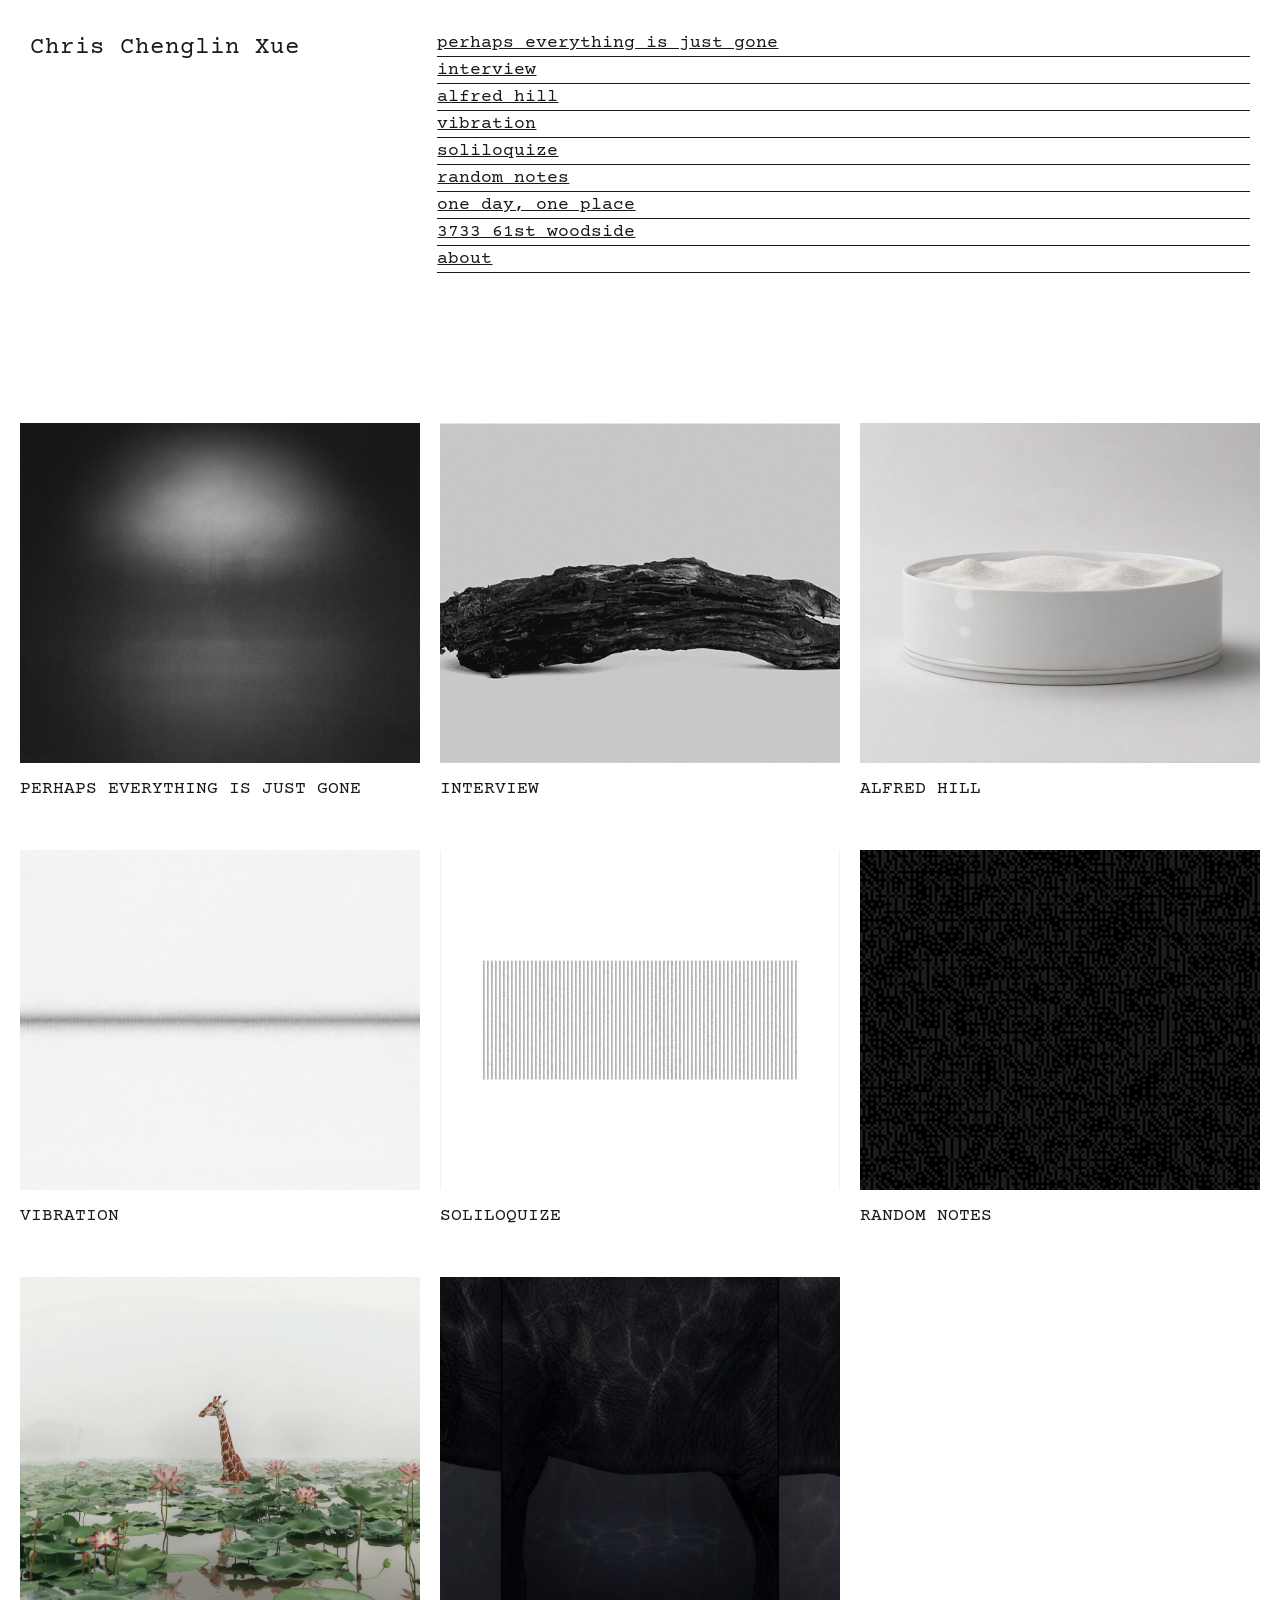
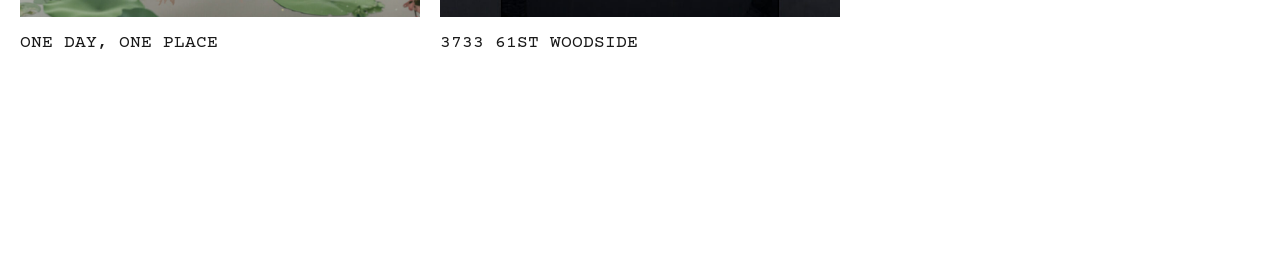
<file: index.html>
<!DOCTYPE html>
<html lang="en">
<head>
    <meta charset="UTF-8">
    <link rel="icon" type="image/x-icon" href="/favicon.ico">
    <link rel="icon" type="image/svg+xml" href="/favicon.svg">
    <link rel="apple-touch-icon" href="/apple-touch-icon.png">
    <meta name="viewport" content="width=device-width, initial-scale=1.0">
    <title>Xue Chenglin — Artist / Interactive Media, Photography & Video</title>
    <link rel="preconnect" href="https://fonts.googleapis.com">
    <link rel="preconnect" href="https://fonts.gstatic.com" crossorigin>
    <link rel="stylesheet" href="css/style.css">
    <!-- SEO -->
    <meta name="description" content="Artist working with interactive installations, photography, and video. Lives and works in Beijing and Virginia. CAFA BFA · Alfred University MFA.">
    <meta name="author" content="Xue Chenglin">
    <link rel="canonical" href="https://xuechenglin.com/">
    <meta property="og:type" content="website">
    <meta property="og:title" content="Xue Chenglin — Artist / Interactive Media, Photography & Video">
    <meta property="og:description" content="Artist working with interactive installations, photography, and video. Lives and works in Beijing and Virginia. CAFA BFA · Alfred University MFA.">
    <meta property="og:url" content="https://xuechenglin.com/">
    <meta property="og:image" content="https://xuechenglin.com/images/works/alfred-hill/cover.jpg">
    <meta property="og:site_name" content="Xue Chenglin">
    <meta name="twitter:card" content="summary_large_image">
    <meta name="twitter:title" content="Xue Chenglin — Artist / Interactive Media, Photography & Video">
    <meta name="twitter:description" content="Artist working with interactive installations, photography, and video. Lives and works in Beijing and Virginia. CAFA BFA · Alfred University MFA.">
    <meta name="twitter:image" content="https://xuechenglin.com/images/works/alfred-hill/cover.jpg">
    <script type="application/ld+json">
    {
        "@context": "https://schema.org",
        "@type": "Person",
        "name": "Xue Chenglin",
        "alternateName": "Chris Chenglin Xue",
        "url": "https://xuechenglin.com",
        "image": "https://xuechenglin.com/images/works/alfred-hill/cover.jpg",
        "email": "chris.c.xue@gmail.com",
        "jobTitle": "Artist",
        "description": "Artist working with interactive installations, photography, and video. Lives and works in Beijing and Virginia.",
        "worksFor": {
            "@type": "Organization",
            "name": "HANAHANA Studio",
            "address": {
                "@type": "PostalAddress",
                "addressLocality": "Beijing",
                "addressCountry": "CN"
            }
        },
        "alumniOf": [
            {
                "@type": "CollegeOrUniversity",
                "name": "Alfred University",
                "department": "Electronic Integrated Art"
            },
            {
                "@type": "CollegeOrUniversity",
                "name": "Central Academy of Fine Arts",
                "department": "Photography"
            }
        ],
        "knowsAbout": [
            "Interactive Media",
            "Photography",
            "Video Art",
            "Electronic Art",
            "Interactive Installations",
            "Arduino"
        ],
        "sameAs": [
            "https://xuechenglin.com/about.html"
        ]
    }
    </script>
</head>
<body>
    <div id="page" class="site">
        <div id="header-container"></div>

        <main id="primary" class="site-main">
            <div class="submissionsLoop">
                <!-- 作品卡片将通过JavaScript动态生成 -->
            </div>
        </main>
    </div>

    <script src="js/main.js"></script>
    <script src="js/header.js"></script>
</body>
</html>
</file>
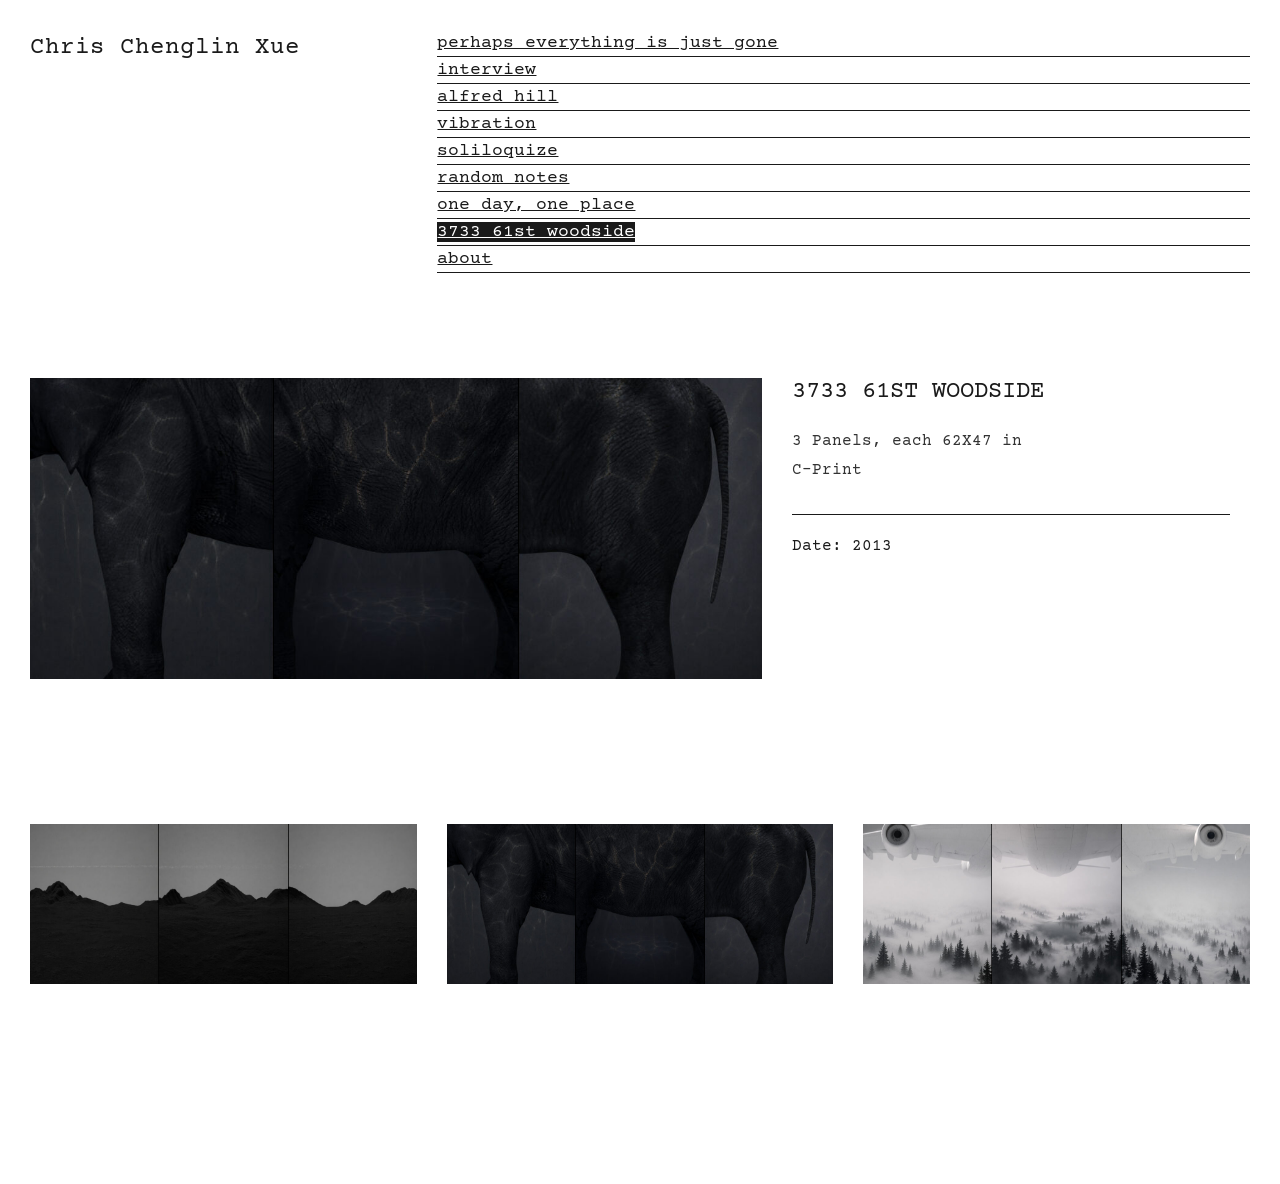
<file: 3733-61st-woodside.html>
<!DOCTYPE html>
<html lang="en">
<head>
    <meta charset="UTF-8">
    <link rel="icon" type="image/x-icon" href="/favicon.ico">
    <link rel="icon" type="image/svg+xml" href="/favicon.svg">
    <link rel="apple-touch-icon" href="/apple-touch-icon.png">
    <meta name="viewport" content="width=device-width, initial-scale=1.0">
    <title>3733 61ST WOODSIDE - Chris Chenglin Xue</title>
    <link rel="preconnect" href="https://fonts.googleapis.com">
    <link rel="preconnect" href="https://fonts.gstatic.com" crossorigin>
    <link href="https://fonts.googleapis.com/css2?family=Special+Elite&display=swap" rel="stylesheet">
    <link rel="stylesheet" href="css/style.css">
    <link rel="stylesheet" href="css/work.css">
    <!-- SEO -->
    <meta name="description" content="3733 61ST WOODSIDE — C-Print triptych by Xue Chenglin. 3 panels, each 62×47 in, Woodside, NY, 2013.">
    <meta name="author" content="Xue Chenglin">
    <link rel="canonical" href="https://xuechenglin.com/3733-61st-woodside.html">
    <meta property="og:type" content="website">
    <meta property="og:title" content="3733 61ST WOODSIDE - Chris Chenglin Xue">
    <meta property="og:description" content="3733 61ST WOODSIDE — C-Print triptych by Xue Chenglin. 3 panels, each 62×47 in, Woodside, NY, 2013.">
    <meta property="og:url" content="https://xuechenglin.com/3733-61st-woodside.html">
    <meta property="og:image" content="https://xuechenglin.com/images/works/3733-61st-woodside/cover.jpg">
    <meta property="og:site_name" content="Xue Chenglin">
    <meta name="twitter:card" content="summary_large_image">
    <meta name="twitter:title" content="3733 61ST WOODSIDE - Chris Chenglin Xue">
    <meta name="twitter:description" content="3733 61ST WOODSIDE — C-Print triptych by Xue Chenglin. 3 panels, each 62×47 in, Woodside, NY, 2013.">
    <meta name="twitter:image" content="https://xuechenglin.com/images/works/3733-61st-woodside/cover.jpg">
</head>
<body>
    <div id="page" class="site">
        <div id="header-container"></div>

        <main id="primary" class="site-main singlePost">
            <div class="content-container content-hero">
                <div class="left">
                    <a href="images/works/3733-61st-woodside/cover.jpg" target="_blank"><img src="images/works/3733-61st-woodside/cover.jpg" alt="3733 61ST WOODSIDE"></a>
                </div>
                <div class="right">
                    <h1>3733 61ST WOODSIDE</h1>
                    <p>3 Panels, each 62X47 in<br>C-Print</p>
                    <div class="date">Date: 2013</div>
                </div>
            </div>

            <div class="content-container image-container">
                <a href="images/works/3733-61st-woodside/01.jpg" target="_blank"><img src="images/works/3733-61st-woodside/01.jpg" alt="Work image 1"></a>
                <a href="images/works/3733-61st-woodside/02.jpg" target="_blank"><img src="images/works/3733-61st-woodside/02.jpg" alt="Work image 2"></a>
                <a href="images/works/3733-61st-woodside/03.jpg" target="_blank"><img src="images/works/3733-61st-woodside/03.jpg" alt="Work image 3"></a>
            </div>
        </main>
    </div>

    <script src="js/header.js"></script>
</body>
</html>
</file>
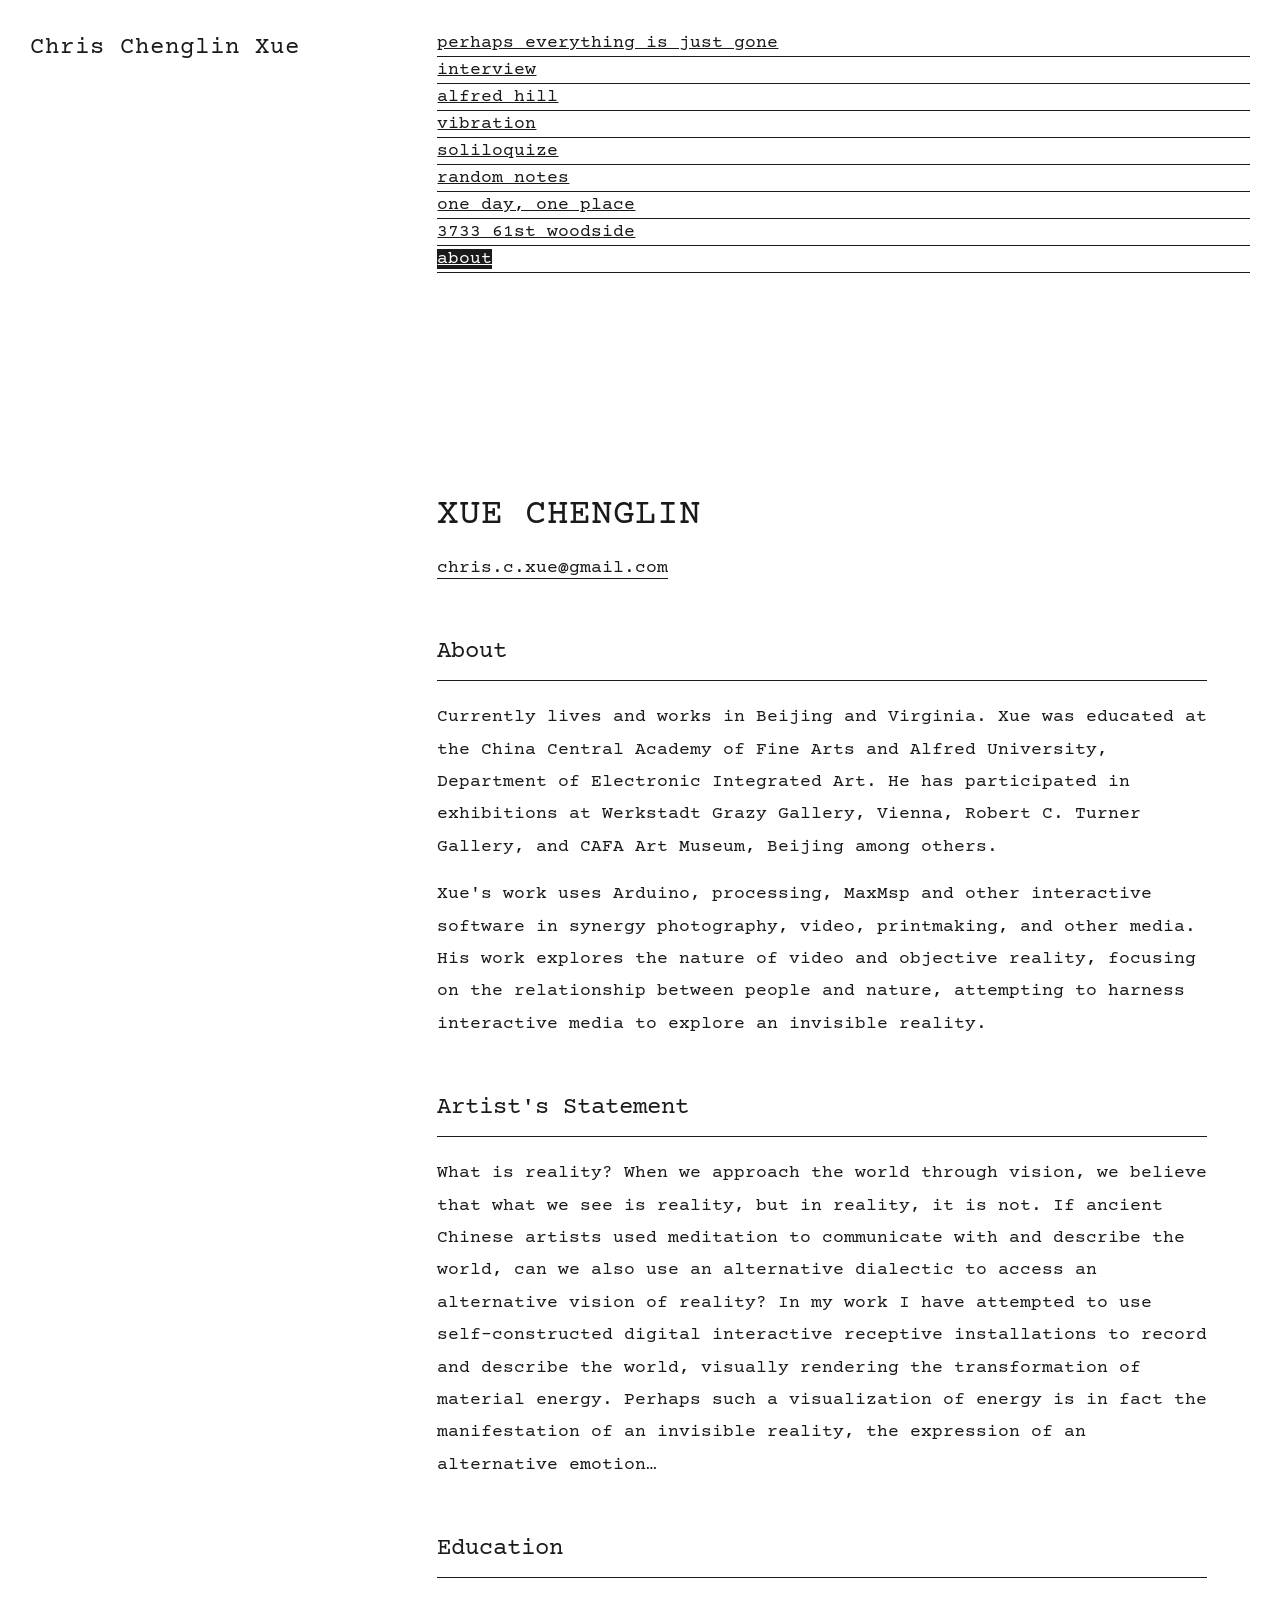
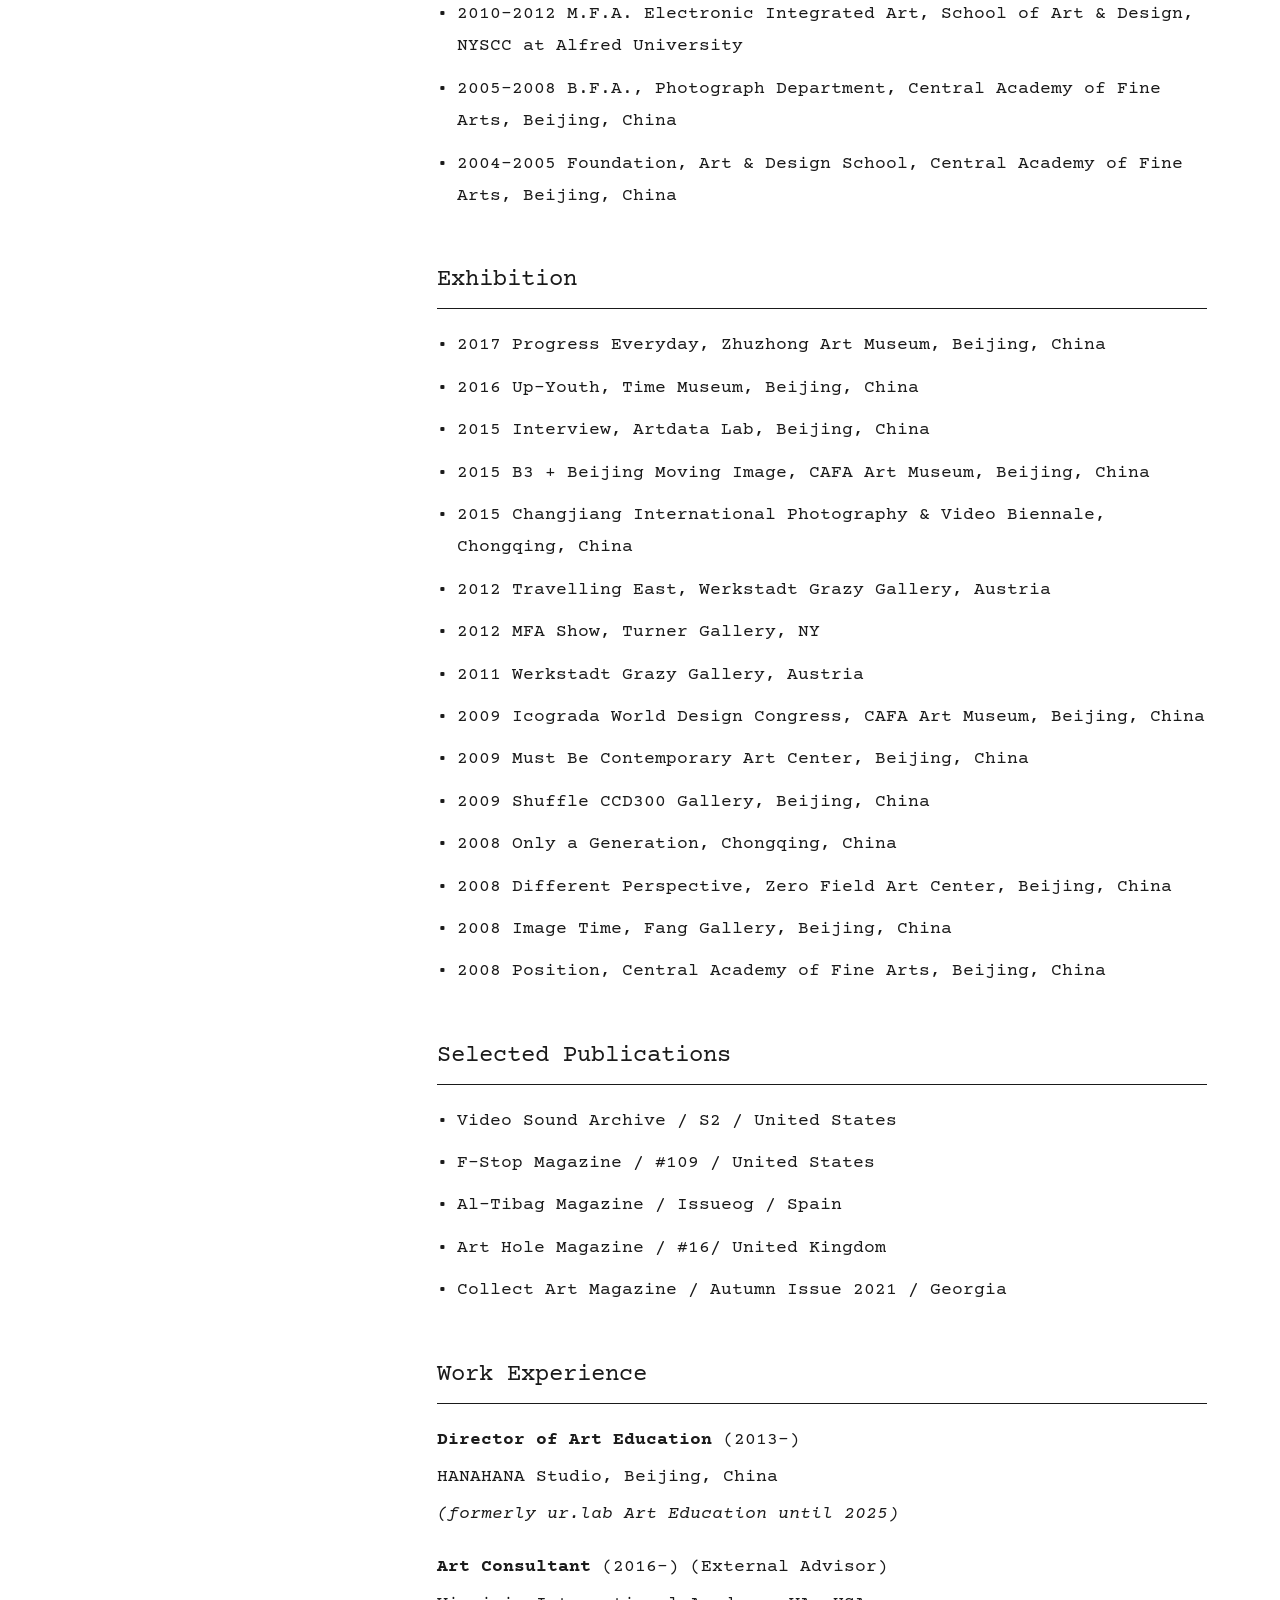
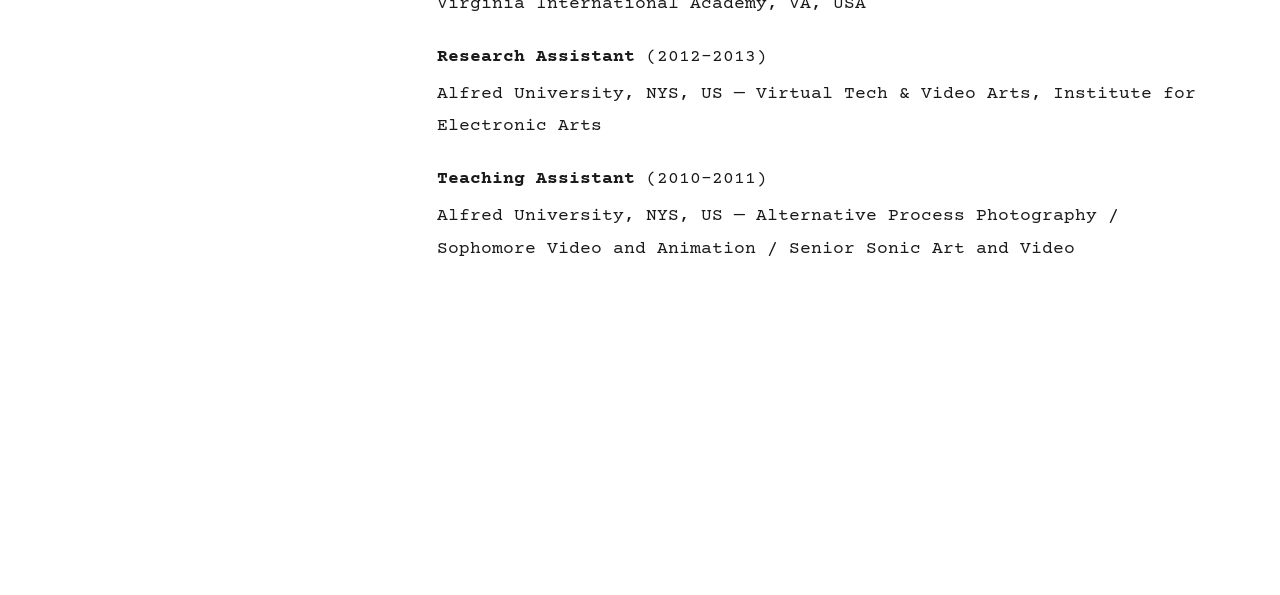
<file: about.html>
<!DOCTYPE html>
<html lang="en">
<head>
    <meta charset="UTF-8">
    <link rel="icon" type="image/x-icon" href="/favicon.ico">
    <link rel="icon" type="image/svg+xml" href="/favicon.svg">
    <link rel="apple-touch-icon" href="/apple-touch-icon.png">
    <meta name="viewport" content="width=device-width, initial-scale=1.0">
    <title>About - Chris Chenglin Xue</title>
    <link rel="preconnect" href="https://fonts.googleapis.com">
    <link rel="preconnect" href="https://fonts.gstatic.com" crossorigin>
    <link rel="stylesheet" href="css/style.css">
    <link rel="stylesheet" href="css/work.css">
    <!-- SEO -->
    <meta name="description" content="Xue Chenglin — artist and educator working with interactive installations, photography, and video. Director at HANAHANA Studio. CAFA BFA · Alfred University MFA.">
    <meta name="author" content="Xue Chenglin">
    <link rel="canonical" href="https://xuechenglin.com/about.html">
    <meta property="og:type" content="website">
    <meta property="og:title" content="About — Xue Chenglin">
    <meta property="og:description" content="Xue Chenglin — artist and educator working with interactive installations, photography, and video. Director at HANAHANA Studio. CAFA BFA · Alfred University MFA.">
    <meta property="og:url" content="https://xuechenglin.com/about.html">
    <meta property="og:image" content="https://xuechenglin.com/images/works/alfred-hill/cover.jpg">
    <meta property="og:site_name" content="Xue Chenglin">
    <meta name="twitter:card" content="summary_large_image">
    <meta name="twitter:title" content="About — Xue Chenglin">
    <meta name="twitter:description" content="Xue Chenglin — artist and educator working with interactive installations, photography, and video. Director at HANAHANA Studio. CAFA BFA · Alfred University MFA.">
    <meta name="twitter:image" content="https://xuechenglin.com/images/works/alfred-hill/cover.jpg">
</head>
<body>
    <div id="page" class="site">
        <div id="header-container"></div>

        <main id="primary" class="site-main singlePost">
            <div class="content-container">
                <div class="about-page-content">
                    <div class="about-section">
                        <h2>XUE CHENGLIN</h2>
                        <p><a href="mailto:chris.c.xue@gmail.com">chris.c.xue@gmail.com</a></p>
                    </div>

                    <div class="about-section">
                        <h3>About</h3>
                        <p>Currently lives and works in Beijing and Virginia. Xue was educated at the China Central Academy of Fine Arts and Alfred University, Department of Electronic Integrated Art. He has participated in exhibitions at Werkstadt Grazy Gallery, Vienna, Robert C. Turner Gallery, and CAFA Art Museum, Beijing among others.</p>
                        <p>Xue's work uses Arduino, processing, MaxMsp and other interactive software in synergy photography, video, printmaking, and other media. His work explores the nature of video and objective reality, focusing on the relationship between people and nature, attempting to harness interactive media to explore an invisible reality.</p>
                    </div>

                    <div class="about-section">
                        <h3>Artist's Statement</h3>
                        <p>What is reality? When we approach the world through vision, we believe that what we see is reality, but in reality, it is not. If ancient Chinese artists used meditation to communicate with and describe the world, can we also use an alternative dialectic to access an alternative vision of reality? In my work I have attempted to use self-constructed digital interactive receptive installations to record and describe the world, visually rendering the transformation of material energy. Perhaps such a visualization of energy is in fact the manifestation of an invisible reality, the expression of an alternative emotion…</p>
                    </div>

                    <div class="about-section">
                        <h3>Education</h3>
                        <ul>
                            <li>2010–2012 M.F.A. Electronic Integrated Art, School of Art & Design, NYSCC at Alfred University</li>
                            <li>2005–2008 B.F.A., Photograph Department, Central Academy of Fine Arts, Beijing, China</li>
                            <li>2004–2005 Foundation, Art & Design School, Central Academy of Fine Arts, Beijing, China</li>
                        </ul>
                    </div>

                    <div class="about-section">
                        <h3>Exhibition</h3>
                        <ul>
                            <li>2017 Progress Everyday, Zhuzhong Art Museum, Beijing, China</li>
                            <li>2016 Up-Youth, Time Museum, Beijing, China</li>
                            <li>2015 Interview, Artdata Lab, Beijing, China</li>
                            <li>2015 B3 + Beijing Moving Image, CAFA Art Museum, Beijing, China</li>
                            <li>2015 Changjiang International Photography & Video Biennale, Chongqing, China</li>
                            <li>2012 Travelling East, Werkstadt Grazy Gallery, Austria</li>
                            <li>2012 MFA Show, Turner Gallery, NY</li>
                            <li>2011 Werkstadt Grazy Gallery, Austria</li>
                            <li>2009 Icograda World Design Congress, CAFA Art Museum, Beijing, China</li>
                            <li>2009 Must Be Contemporary Art Center, Beijing, China</li>
                            <li>2009 Shuffle CCD300 Gallery, Beijing, China</li>
                            <li>2008 Only a Generation, Chongqing, China</li>
                            <li>2008 Different Perspective, Zero Field Art Center, Beijing, China</li>
                            <li>2008 Image Time, Fang Gallery, Beijing, China</li>
                            <li>2008 Position, Central Academy of Fine Arts, Beijing, China</li>
                        </ul>
                    </div>

                    <div class="about-section">
                        <h3>Selected Publications</h3>
                        <ul>
                            <li>Video Sound Archive / S2 / United States</li>
                            <li>F-Stop Magazine / #109 / United States</li>
                            <li>Al-Tibag Magazine / Issueog / Spain</li>
                            <li>Art Hole Magazine / #16/ United Kingdom</li>
                            <li>Collect Art Magazine / Autumn Issue 2021 / Georgia</li>
                        </ul>
                    </div>

                    <div class="about-section">
                        <h3>Work Experience</h3>
                        <div class="work-item">
                            <p><strong>Director of Art Education</strong> (2013–)</p>
                            <p>HANAHANA Studio, Beijing, China</p>
                            <p><em>(formerly ur.lab Art Education until 2025)</em></p>
                        </div>
                        <div class="work-item">
                            <p><strong>Art Consultant</strong> (2016–) (External Advisor)</p>
                            <p>Virginia International Academy, VA, USA</p>
                        </div>
                        <div class="work-item">
                            <p><strong>Research Assistant</strong> (2012–2013)</p>
                            <p>Alfred University, NYS, US — Virtual Tech & Video Arts, Institute for Electronic Arts</p>
                        </div>
                        <div class="work-item">
                            <p><strong>Teaching Assistant</strong> (2010–2011)</p>
                            <p>Alfred University, NYS, US — Alternative Process Photography / Sophomore Video and Animation / Senior Sonic Art and Video</p>
                        </div>
                    </div>
                </div>
            </div>
        </main>
    </div>

    <script src="js/header.js"></script>
</body>
</html>
</file>
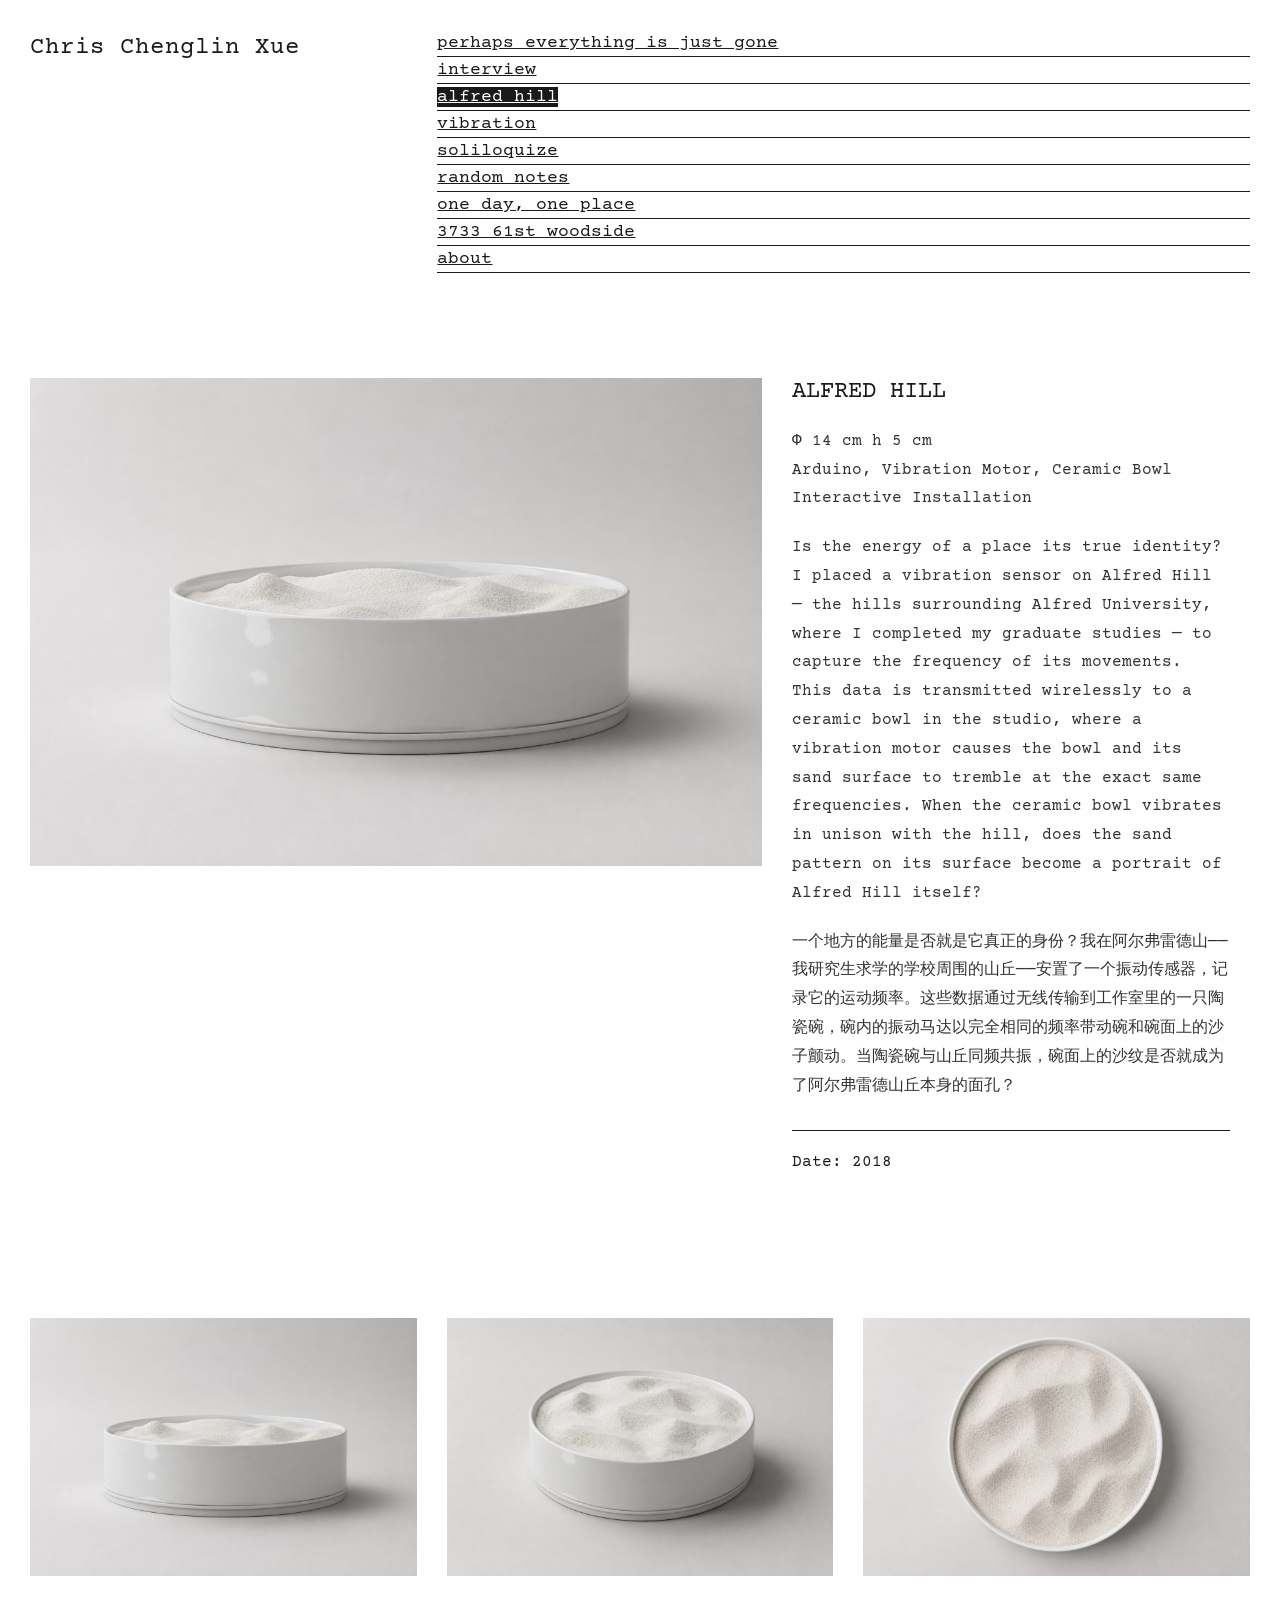
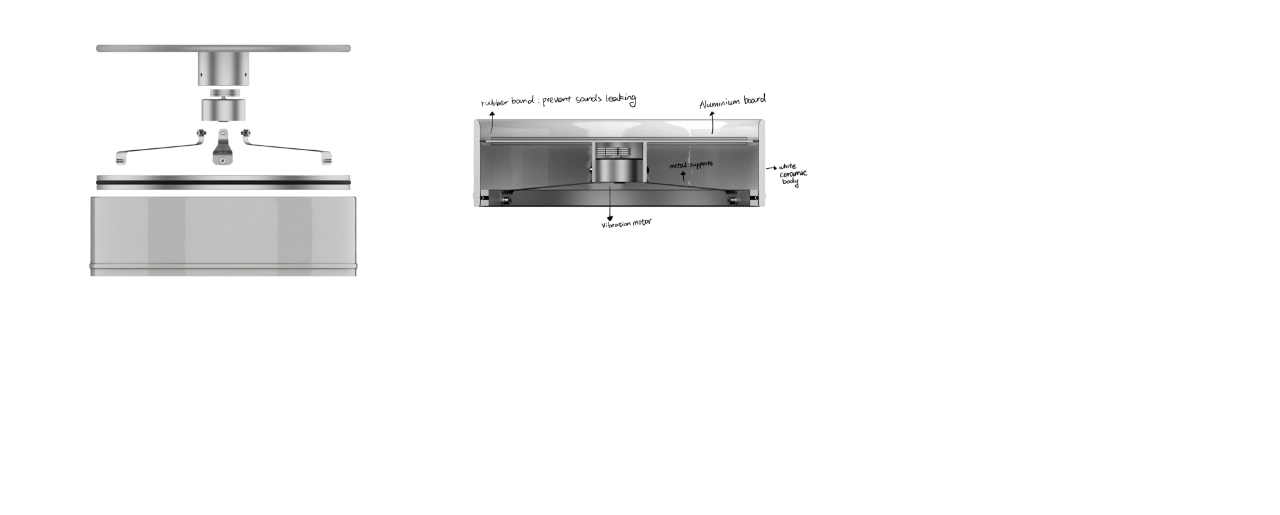
<file: alfred-hill.html>
<!DOCTYPE html>
<html lang="en">
<head>
    <meta charset="UTF-8">
    <link rel="icon" type="image/x-icon" href="/favicon.ico">
    <link rel="icon" type="image/svg+xml" href="/favicon.svg">
    <link rel="apple-touch-icon" href="/apple-touch-icon.png">
    <meta name="viewport" content="width=device-width, initial-scale=1.0">
    <title>ALFRED HILL - Chris Chenglin Xue</title>
    <link rel="preconnect" href="https://fonts.googleapis.com">
    <link rel="preconnect" href="https://fonts.gstatic.com" crossorigin>
    <link href="https://fonts.googleapis.com/css2?family=Special+Elite&display=swap" rel="stylesheet">
    <link rel="stylesheet" href="css/style.css">
    <link rel="stylesheet" href="css/work.css">
    <!-- SEO -->
    <meta name="description" content="ALFRED HILL — interactive installation by Xue Chenglin. A ceramic bowl vibrates at the same frequency as Alfred Hill, NY. Arduino, 2018.">
    <meta name="author" content="Xue Chenglin">
    <link rel="canonical" href="https://xuechenglin.com/alfred-hill.html">
    <meta property="og:type" content="website">
    <meta property="og:title" content="ALFRED HILL - Chris Chenglin Xue">
    <meta property="og:description" content="ALFRED HILL — interactive installation by Xue Chenglin. A ceramic bowl vibrates at the same frequency as Alfred Hill, NY. Arduino, 2018.">
    <meta property="og:url" content="https://xuechenglin.com/alfred-hill.html">
    <meta property="og:image" content="https://xuechenglin.com/images/works/alfred-hill/cover.jpg">
    <meta property="og:site_name" content="Xue Chenglin">
    <meta name="twitter:card" content="summary_large_image">
    <meta name="twitter:title" content="ALFRED HILL - Chris Chenglin Xue">
    <meta name="twitter:description" content="ALFRED HILL — interactive installation by Xue Chenglin. A ceramic bowl vibrates at the same frequency as Alfred Hill, NY. Arduino, 2018.">
    <meta name="twitter:image" content="https://xuechenglin.com/images/works/alfred-hill/cover.jpg">
</head>
<body>
    <div id="page" class="site">
        <div id="header-container"></div>

        <main id="primary" class="site-main singlePost">
            <div class="content-container content-hero">
                <div class="left">
                    <a href="images/works/alfred-hill/cover.jpg" target="_blank"><img src="images/works/alfred-hill/cover.jpg" alt="ALFRED HILL"></a>
                </div>
                <div class="right">
                    <h1>ALFRED HILL</h1>
                    <p>Φ 14 cm h 5 cm<br>Arduino, Vibration Motor, Ceramic Bowl<br>Interactive Installation</p>
                    <p>Is the energy of a place its true identity? I placed a vibration sensor on Alfred Hill — the hills surrounding Alfred University, where I completed my graduate studies — to capture the frequency of its movements. This data is transmitted wirelessly to a ceramic bowl in the studio, where a vibration motor causes the bowl and its sand surface to tremble at the exact same frequencies. When the ceramic bowl vibrates in unison with the hill, does the sand pattern on its surface become a portrait of Alfred Hill itself?</p>
                    <p class="work-description-cn">一个地方的能量是否就是它真正的身份？我在阿尔弗雷德山——我研究生求学的学校周围的山丘——安置了一个振动传感器，记录它的运动频率。这些数据通过无线传输到工作室里的一只陶瓷碗，碗内的振动马达以完全相同的频率带动碗和碗面上的沙子颤动。当陶瓷碗与山丘同频共振，碗面上的沙纹是否就成为了阿尔弗雷德山丘本身的面孔？</p>
                    <div class="date">Date: 2018</div>
                </div>
            </div>

            <div class="content-container image-container">
                <a href="images/works/alfred-hill/1.jpg" target="_blank"><img src="images/works/alfred-hill/1.jpg" alt="Work image 1"></a>
                <a href="images/works/alfred-hill/2.jpg" target="_blank"><img src="images/works/alfred-hill/2.jpg" alt="Work image 2"></a>
                <a href="images/works/alfred-hill/3.jpg" target="_blank"><img src="images/works/alfred-hill/3.jpg" alt="Work image 3"></a>
                <a href="images/works/alfred-hill/4.jpg" target="_blank"><img src="images/works/alfred-hill/4.jpg" alt="Work image 4"></a>
                <a href="images/works/alfred-hill/5.jpg" target="_blank"><img src="images/works/alfred-hill/5.jpg" alt="Work image 5"></a>
            </div>
        </main>
    </div>

    <script src="js/header.js"></script>
</body>
</html>
</file>
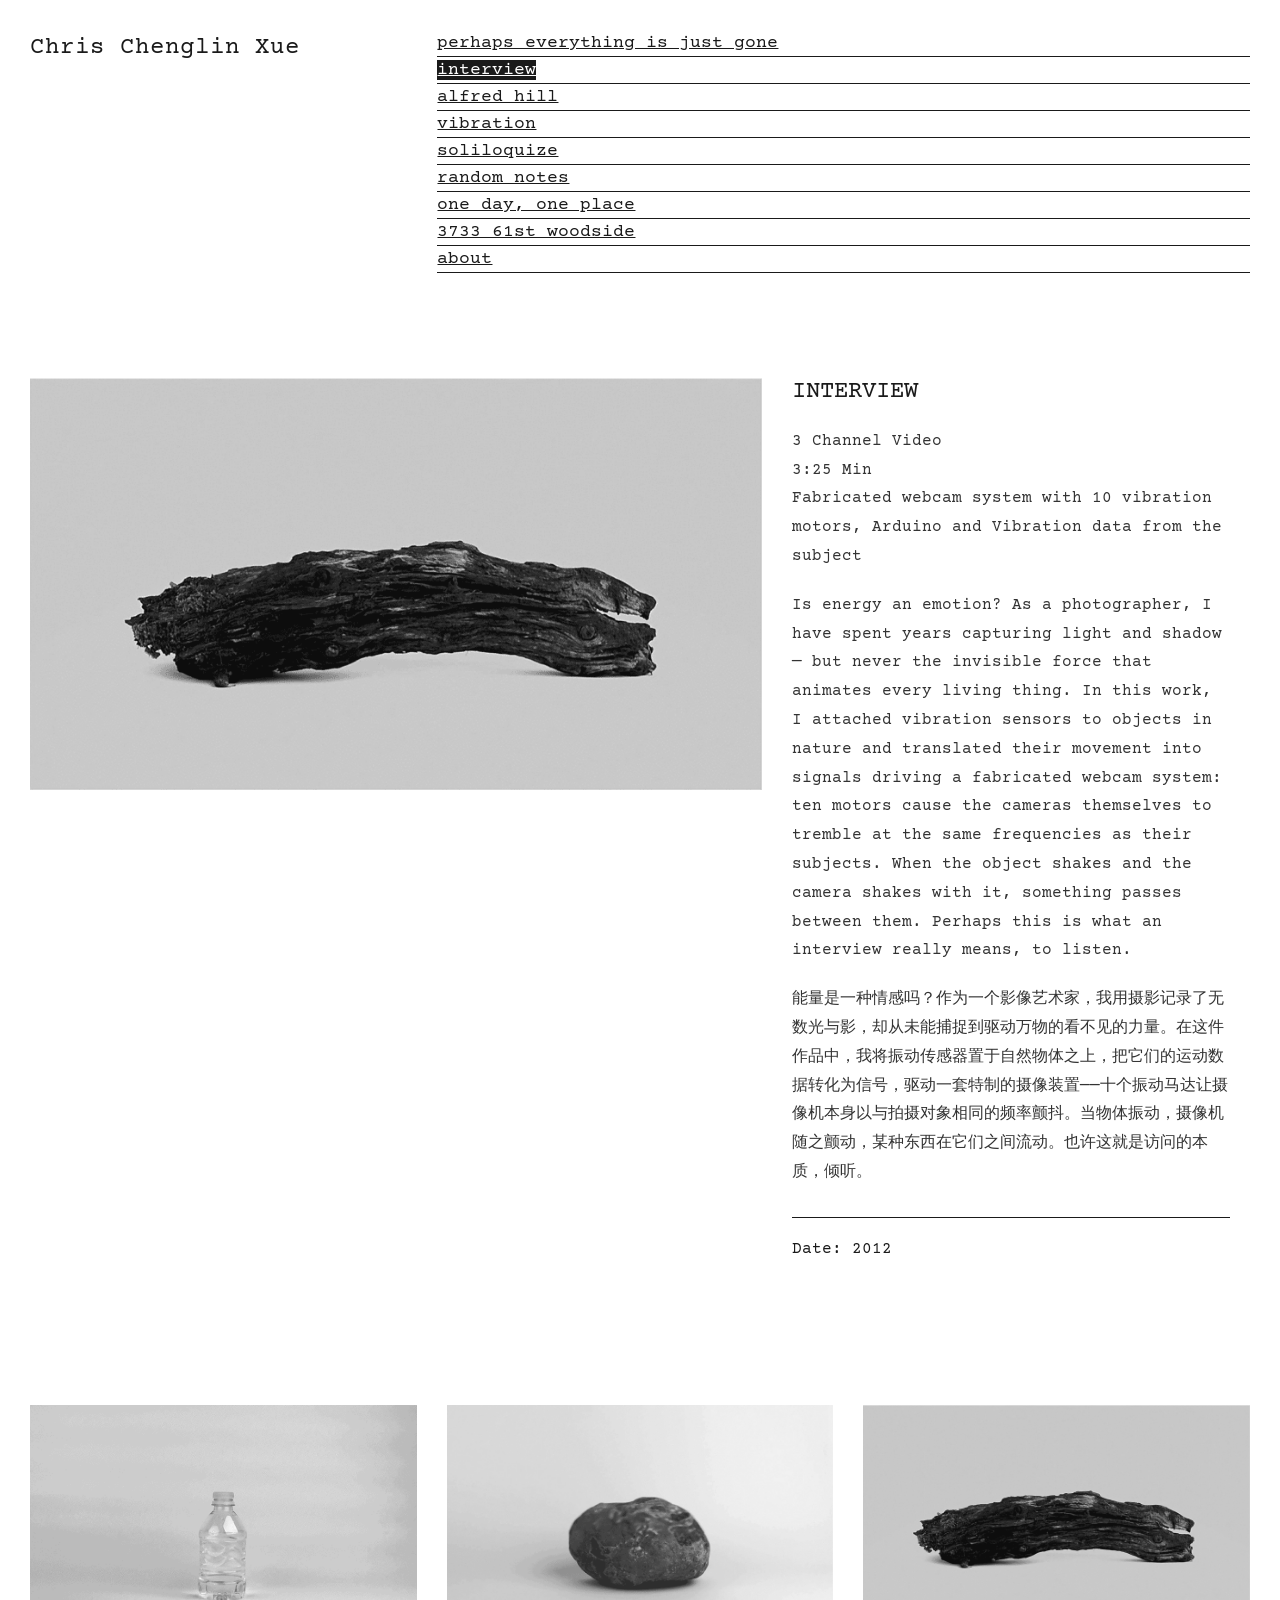
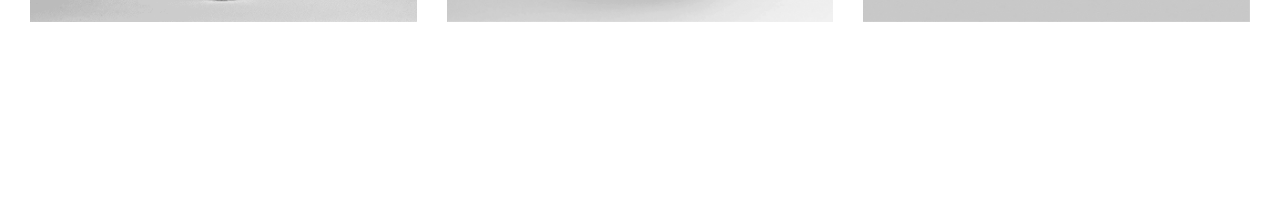
<file: interview.html>
<!DOCTYPE html>
<html lang="en">
<head>
    <meta charset="UTF-8">
    <link rel="icon" type="image/x-icon" href="/favicon.ico">
    <link rel="icon" type="image/svg+xml" href="/favicon.svg">
    <link rel="apple-touch-icon" href="/apple-touch-icon.png">
    <meta name="viewport" content="width=device-width, initial-scale=1.0">
    <title>INTERVIEW - Chris Chenglin Xue</title>
    <link rel="preconnect" href="https://fonts.googleapis.com">
    <link rel="preconnect" href="https://fonts.gstatic.com" crossorigin>
    <link href="https://fonts.googleapis.com/css2?family=Special+Elite&display=swap" rel="stylesheet">
    <link rel="stylesheet" href="css/style.css">
    <link rel="stylesheet" href="css/work.css">
    <!-- SEO -->
    <meta name="description" content="INTERVIEW — 3-channel video installation by Xue Chenglin. Exploring energy and emotion through vibrating objects. Arduino, 2012.">
    <meta name="author" content="Xue Chenglin">
    <link rel="canonical" href="https://xuechenglin.com/interview.html">
    <meta property="og:type" content="website">
    <meta property="og:title" content="INTERVIEW - Chris Chenglin Xue">
    <meta property="og:description" content="INTERVIEW — 3-channel video installation by Xue Chenglin. Exploring energy and emotion through vibrating objects. Arduino, 2012.">
    <meta property="og:url" content="https://xuechenglin.com/interview.html">
    <meta property="og:image" content="https://xuechenglin.com/images/works/interview/cover.gif">
    <meta property="og:site_name" content="Xue Chenglin">
    <meta name="twitter:card" content="summary_large_image">
    <meta name="twitter:title" content="INTERVIEW - Chris Chenglin Xue">
    <meta name="twitter:description" content="INTERVIEW — 3-channel video installation by Xue Chenglin. Exploring energy and emotion through vibrating objects. Arduino, 2012.">
    <meta name="twitter:image" content="https://xuechenglin.com/images/works/interview/cover.gif">
</head>
<body>
    <div id="page" class="site">
        <div id="header-container"></div>

        <main id="primary" class="site-main singlePost">
            <div class="content-container content-hero">
                <div class="left">
                    <a href="images/works/interview/cover.gif" target="_blank"><img src="images/works/interview/cover.gif" alt="INTERVIEW"></a>
                </div>
                <div class="right">
                    <h1>INTERVIEW</h1>
                    <p>3 Channel Video<br>3:25 Min<br>Fabricated webcam system with 10 vibration motors, Arduino and Vibration data from the subject</p>
                    <p>Is energy an emotion? As a photographer, I have spent years capturing light and shadow — but never the invisible force that animates every living thing. In this work, I attached vibration sensors to objects in nature and translated their movement into signals driving a fabricated webcam system: ten motors cause the cameras themselves to tremble at the same frequencies as their subjects. When the object shakes and the camera shakes with it, something passes between them. Perhaps this is what an interview really means, to listen.</p>
                    <p class="work-description-cn">能量是一种情感吗？作为一个影像艺术家，我用摄影记录了无数光与影，却从未能捕捉到驱动万物的看不见的力量。在这件作品中，我将振动传感器置于自然物体之上，把它们的运动数据转化为信号，驱动一套特制的摄像装置——十个振动马达让摄像机本身以与拍摄对象相同的频率颤抖。当物体振动，摄像机随之颤动，某种东西在它们之间流动。也许这就是访问的本质，倾听。</p>
                    <div class="date">Date: 2012</div>
                </div>
            </div>

            <div class="content-container image-container">
                <a href="images/works/interview/01.gif" target="_blank"><img src="images/works/interview/01.gif" alt="Work image 1"></a>
                <a href="images/works/interview/02.gif" target="_blank"><img src="images/works/interview/02.gif" alt="Work image 2"></a>
                <a href="images/works/interview/03.gif" target="_blank"><img src="images/works/interview/03.gif" alt="Work image 3"></a>
            </div>
        </main>
    </div>

    <script src="js/header.js"></script>
</body>
</html>
</file>
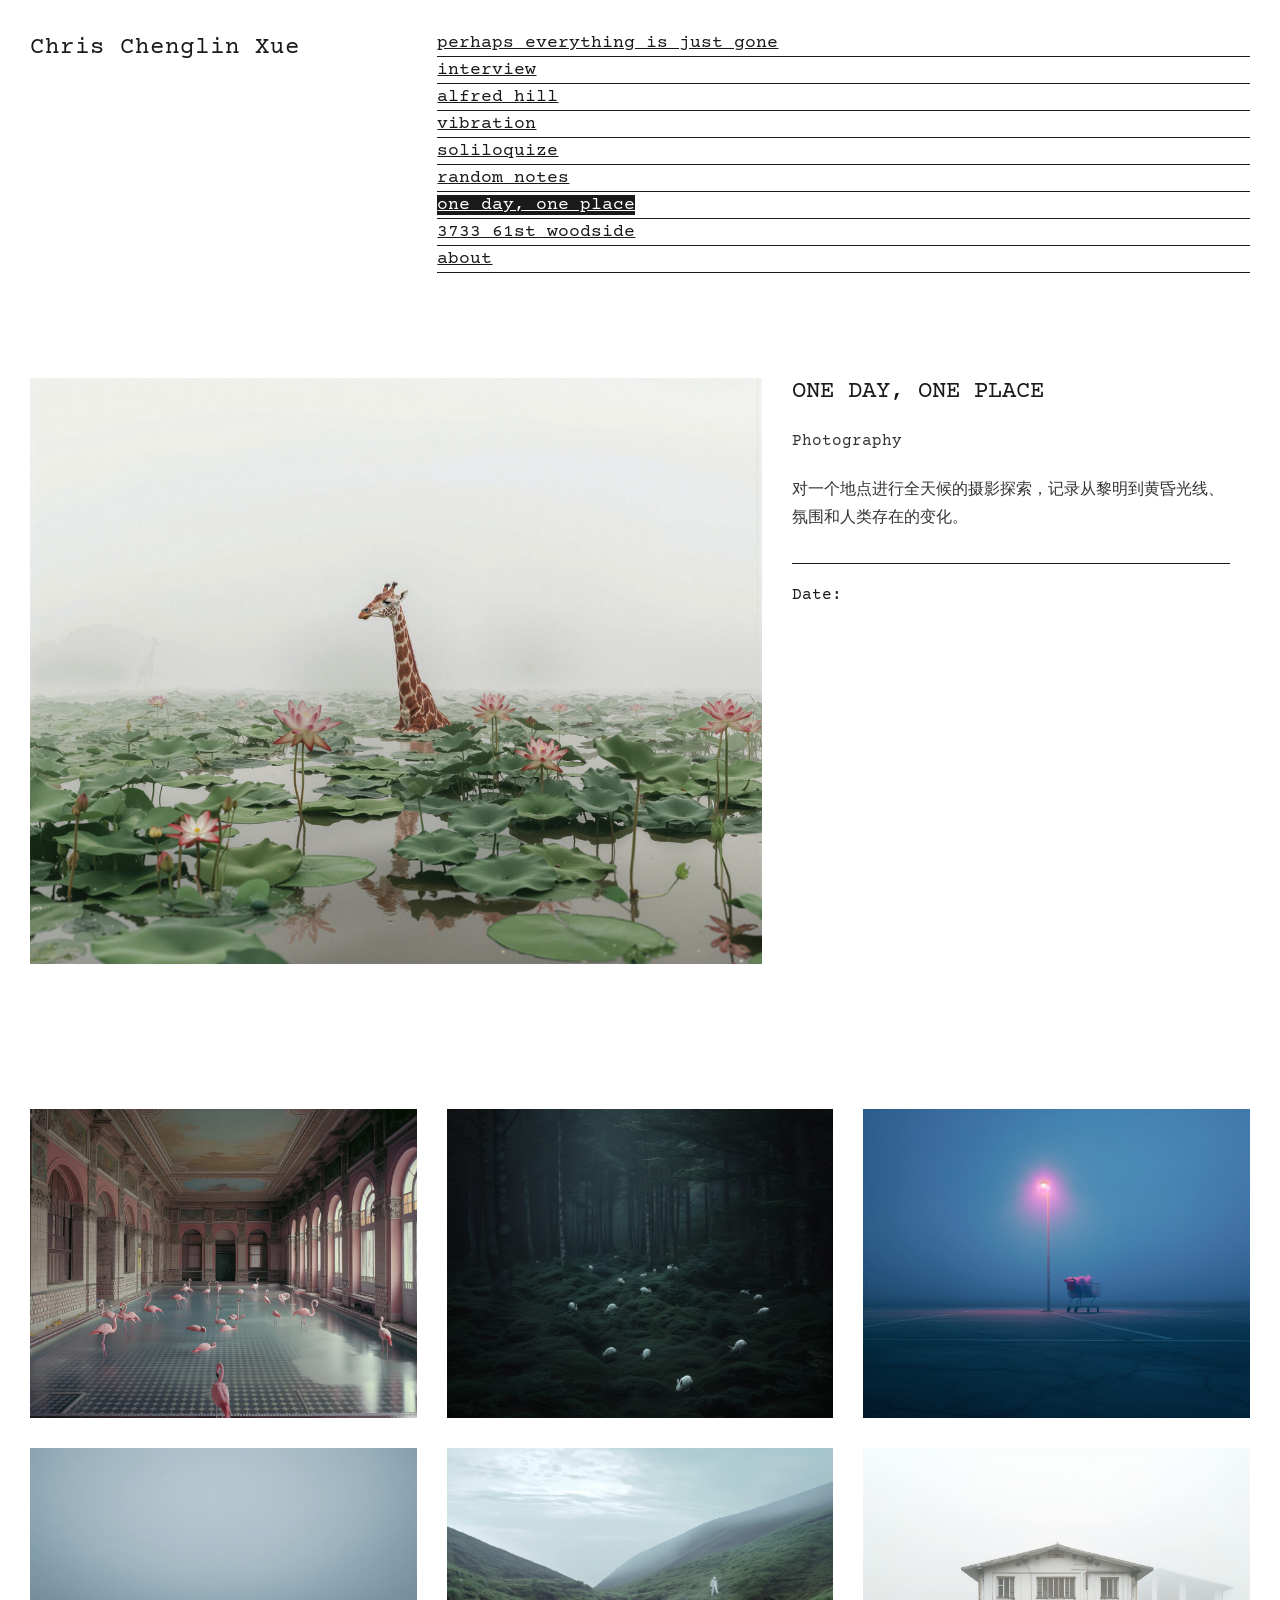
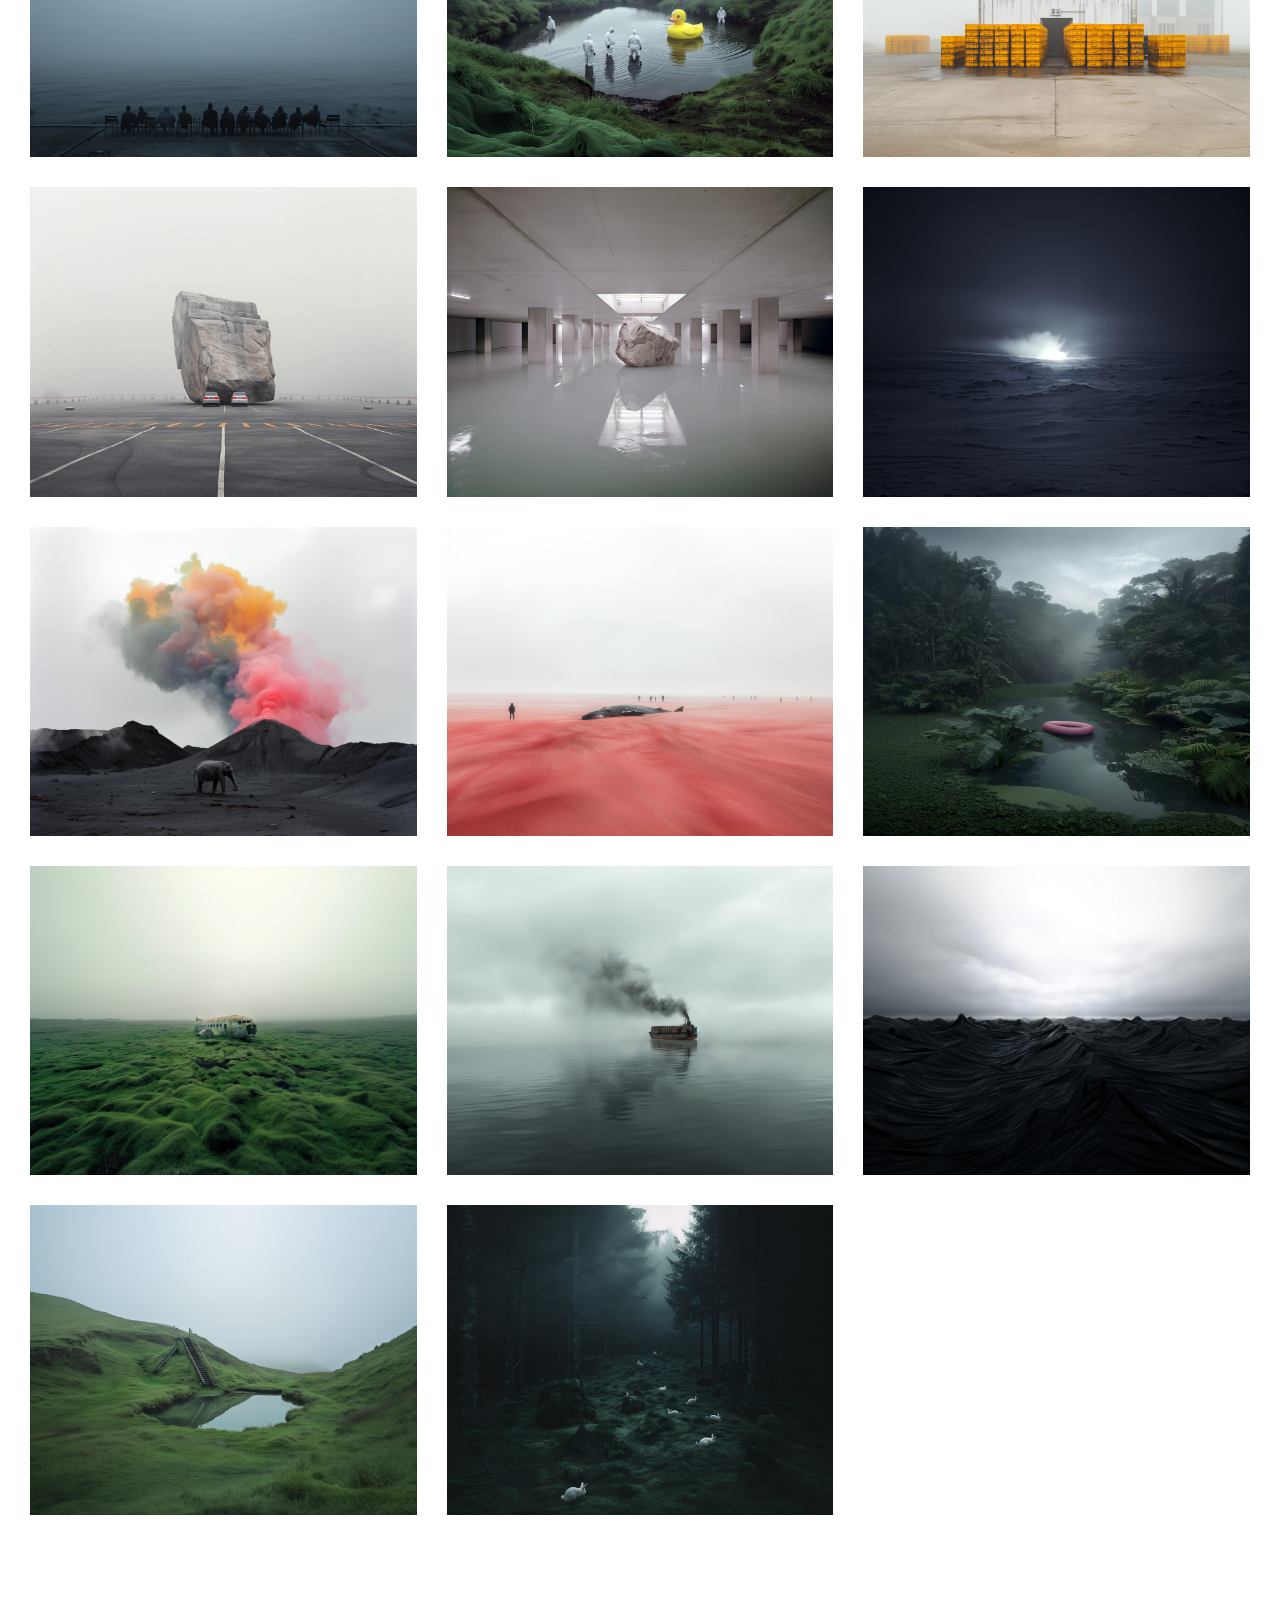
<file: one-day-one-place.html>
<!DOCTYPE html>
<html lang="en">
<head>
    <meta charset="UTF-8">
    <link rel="icon" type="image/x-icon" href="/favicon.ico">
    <link rel="icon" type="image/svg+xml" href="/favicon.svg">
    <link rel="apple-touch-icon" href="/apple-touch-icon.png">
    <meta name="viewport" content="width=device-width, initial-scale=1.0">
    <title>ONE DAY, ONE PLACE - Chris Chenglin Xue</title>
    <link rel="preconnect" href="https://fonts.googleapis.com">
    <link rel="preconnect" href="https://fonts.gstatic.com" crossorigin>
    <link href="https://fonts.googleapis.com/css2?family=Special+Elite&display=swap" rel="stylesheet">
    <link rel="stylesheet" href="css/style.css">
    <link rel="stylesheet" href="css/work.css">
    <!-- SEO -->
    <meta name="description" content="ONE DAY, ONE PLACE — photography series by Xue Chenglin. A full-day photographic exploration of a single location.">
    <meta name="author" content="Xue Chenglin">
    <link rel="canonical" href="https://xuechenglin.com/one-day-one-place.html">
    <meta property="og:type" content="website">
    <meta property="og:title" content="One Day, One Place - Chris Chenglin Xue">
    <meta property="og:description" content="ONE DAY, ONE PLACE — photography series by Xue Chenglin. A full-day photographic exploration of a single location.">
    <meta property="og:url" content="https://xuechenglin.com/one-day-one-place.html">
    <meta property="og:image" content="https://xuechenglin.com/images/works/one-day-one-place/cover.jpg">
    <meta property="og:site_name" content="Xue Chenglin">
    <meta name="twitter:card" content="summary_large_image">
    <meta name="twitter:title" content="One Day, One Place - Chris Chenglin Xue">
    <meta name="twitter:description" content="ONE DAY, ONE PLACE — photography series by Xue Chenglin. A full-day photographic exploration of a single location.">
    <meta name="twitter:image" content="https://xuechenglin.com/images/works/one-day-one-place/cover.jpg">
</head>
<body>
    <div id="page" class="site">
        <div id="header-container"></div>

        <main id="primary" class="site-main singlePost">
            <div class="content-container content-hero">
                <div class="left">
                    <a href="images/works/one-day-one-place/cover.jpg" target="_blank"><img src="images/works/one-day-one-place/cover.jpg" alt="One Day, One Place"></a>
                </div>
                <div class="right">
                    <h1>ONE DAY, ONE PLACE</h1>
                    <p>Photography</p>
                    <p class="work-description-cn">对一个地点进行全天候的摄影探索，记录从黎明到黄昏光线、氛围和人类存在的变化。</p>
                    <div class="date">Date: </div>
                </div>
            </div>

            <div class="content-container image-container">
                <a href="images/works/one-day-one-place/01.jpg" target="_blank"><img src="images/works/one-day-one-place/01.jpg" alt="Work image 1"></a>
                <a href="images/works/one-day-one-place/02.jpg" target="_blank"><img src="images/works/one-day-one-place/02.jpg" alt="Work image 2"></a>
                <a href="images/works/one-day-one-place/03.jpg" target="_blank"><img src="images/works/one-day-one-place/03.jpg" alt="Work image 3"></a>
                <a href="images/works/one-day-one-place/04.jpg" target="_blank"><img src="images/works/one-day-one-place/04.jpg" alt="Work image 4"></a>
                <a href="images/works/one-day-one-place/05.jpg" target="_blank"><img src="images/works/one-day-one-place/05.jpg" alt="Work image 5"></a>
                <a href="images/works/one-day-one-place/06.jpg" target="_blank"><img src="images/works/one-day-one-place/06.jpg" alt="Work image 6"></a>
                <a href="images/works/one-day-one-place/07.jpg" target="_blank"><img src="images/works/one-day-one-place/07.jpg" alt="Work image 7"></a>
                <a href="images/works/one-day-one-place/08.jpg" target="_blank"><img src="images/works/one-day-one-place/08.jpg" alt="Work image 8"></a>
                <a href="images/works/one-day-one-place/09.jpg" target="_blank"><img src="images/works/one-day-one-place/09.jpg" alt="Work image 9"></a>
                <a href="images/works/one-day-one-place/10.jpg" target="_blank"><img src="images/works/one-day-one-place/10.jpg" alt="Work image 10"></a>
                <a href="images/works/one-day-one-place/11.jpg" target="_blank"><img src="images/works/one-day-one-place/11.jpg" alt="Work image 11"></a>
                <a href="images/works/one-day-one-place/12.jpg" target="_blank"><img src="images/works/one-day-one-place/12.jpg" alt="Work image 12"></a>
                <a href="images/works/one-day-one-place/13.jpg" target="_blank"><img src="images/works/one-day-one-place/13.jpg" alt="Work image 13"></a>
                <a href="images/works/one-day-one-place/14.jpg" target="_blank"><img src="images/works/one-day-one-place/14.jpg" alt="Work image 14"></a>
                <a href="images/works/one-day-one-place/15.jpg" target="_blank"><img src="images/works/one-day-one-place/15.jpg" alt="Work image 15"></a>
                <a href="images/works/one-day-one-place/16.jpg" target="_blank"><img src="images/works/one-day-one-place/16.jpg" alt="Work image 16"></a>
                <a href="images/works/one-day-one-place/17.jpg" target="_blank"><img src="images/works/one-day-one-place/17.jpg" alt="Work image 17"></a>
            </div>
        </main>
    </div>

    <script src="js/header.js"></script>
</body>
</html>
</file>
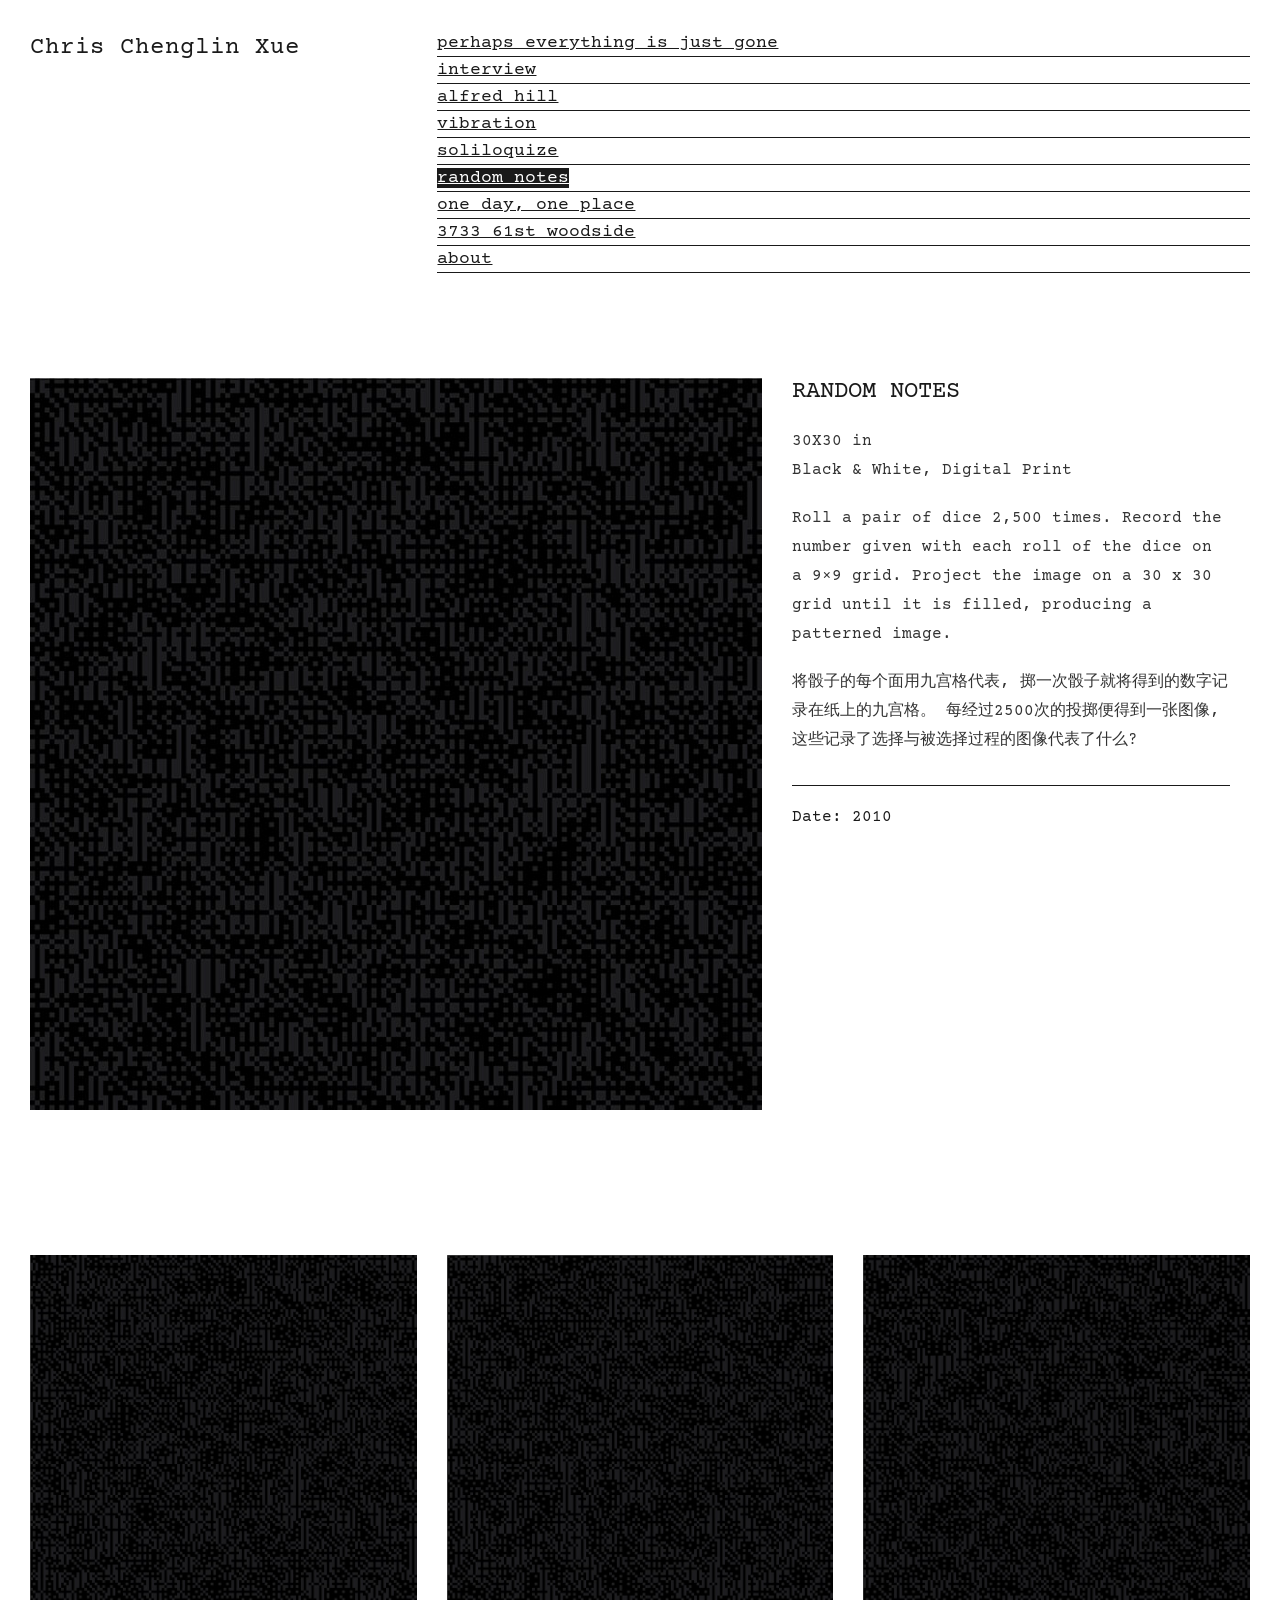
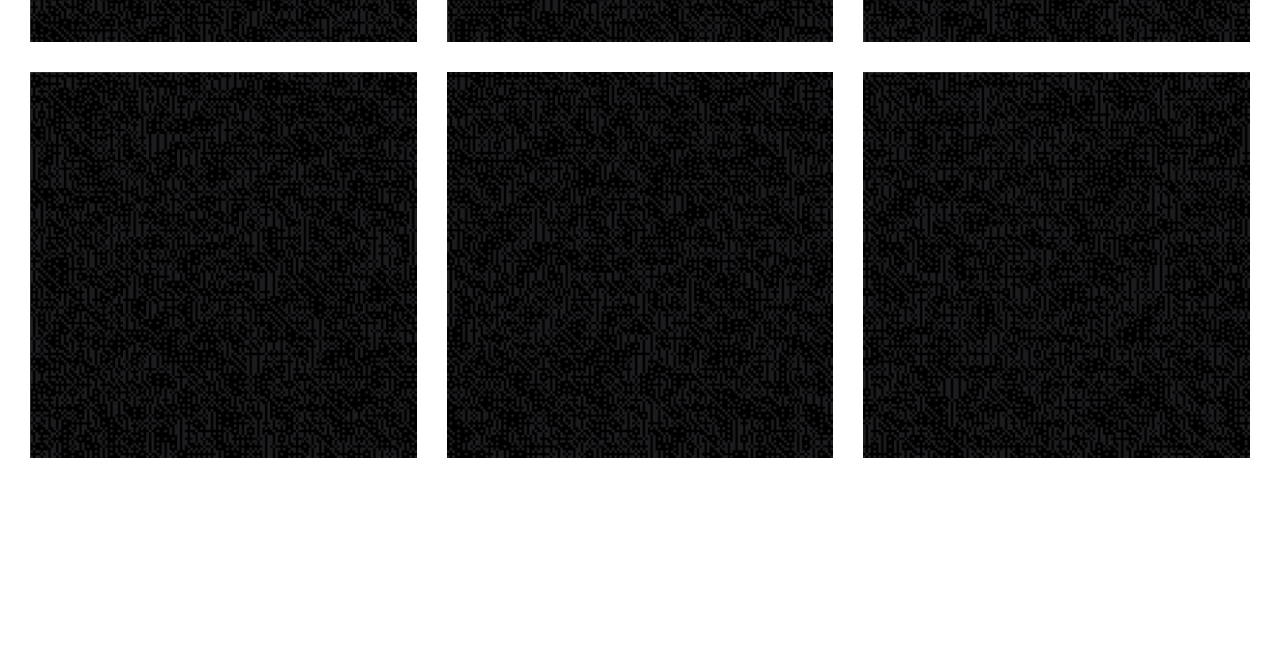
<file: random-notes.html>
<!DOCTYPE html>
<html lang="en">
<head>
    <meta charset="UTF-8">
    <link rel="icon" type="image/x-icon" href="/favicon.ico">
    <link rel="icon" type="image/svg+xml" href="/favicon.svg">
    <link rel="apple-touch-icon" href="/apple-touch-icon.png">
    <meta name="viewport" content="width=device-width, initial-scale=1.0">
    <title>RANDOM NOTES - Chris Chenglin Xue</title>
    <link rel="preconnect" href="https://fonts.googleapis.com">
    <link rel="preconnect" href="https://fonts.gstatic.com" crossorigin>
    <link href="https://fonts.googleapis.com/css2?family=Special+Elite&display=swap" rel="stylesheet">
    <link rel="stylesheet" href="css/style.css">
    <link rel="stylesheet" href="css/work.css">
    <!-- SEO -->
    <meta name="description" content="RANDOM NOTES — digital prints by Xue Chenglin. Patterns generated from 2,500 dice rolls on a 9×9 grid, 2010.">
    <meta name="author" content="Xue Chenglin">
    <link rel="canonical" href="https://xuechenglin.com/random-notes.html">
    <meta property="og:type" content="website">
    <meta property="og:title" content="RANDOM NOTES - Chris Chenglin Xue">
    <meta property="og:description" content="RANDOM NOTES — digital prints by Xue Chenglin. Patterns generated from 2,500 dice rolls on a 9×9 grid, 2010.">
    <meta property="og:url" content="https://xuechenglin.com/random-notes.html">
    <meta property="og:image" content="https://xuechenglin.com/images/works/random-notes/cover.jpg">
    <meta property="og:site_name" content="Xue Chenglin">
    <meta name="twitter:card" content="summary_large_image">
    <meta name="twitter:title" content="RANDOM NOTES - Chris Chenglin Xue">
    <meta name="twitter:description" content="RANDOM NOTES — digital prints by Xue Chenglin. Patterns generated from 2,500 dice rolls on a 9×9 grid, 2010.">
    <meta name="twitter:image" content="https://xuechenglin.com/images/works/random-notes/cover.jpg">
</head>
<body>
    <div id="page" class="site">
        <div id="header-container"></div>

        <main id="primary" class="site-main singlePost">
            <div class="content-container content-hero">
                <div class="left">
                    <a href="images/works/random-notes/cover.jpg" target="_blank"><img src="images/works/random-notes/cover.jpg" alt="RANDOM NOTES"></a>
                </div>
                <div class="right">
                    <h1>RANDOM NOTES</h1>
                    <p>30X30 in<br>Black & White, Digital Print</p>
                    <p>Roll a pair of dice 2,500 times. Record the number given with each roll of the dice on a 9×9 grid. Project the image on a 30 x 30 grid until it is filled, producing a patterned image.</p>
                    <p class="work-description-cn">将骰子的每个面用九宫格代表, 掷一次骰子就将得到的数字记录在纸上的九宫格。 每经过2500次的投掷便得到一张图像,这些记录了选择与被选择过程的图像代表了什么?</p>
                    <div class="date">Date: 2010</div>
                </div>
            </div>

            <div class="content-container image-container">
                <a href="images/works/random-notes/01.jpg" target="_blank"><img src="images/works/random-notes/01.jpg" alt="Work image 1"></a>
                <a href="images/works/random-notes/02.jpg" target="_blank"><img src="images/works/random-notes/02.jpg" alt="Work image 2"></a>
                <a href="images/works/random-notes/03.jpg" target="_blank"><img src="images/works/random-notes/03.jpg" alt="Work image 3"></a>
                <a href="images/works/random-notes/04.jpg" target="_blank"><img src="images/works/random-notes/04.jpg" alt="Work image 4"></a>
                <a href="images/works/random-notes/05.jpg" target="_blank"><img src="images/works/random-notes/05.jpg" alt="Work image 5"></a>
                <a href="images/works/random-notes/06.jpg" target="_blank"><img src="images/works/random-notes/06.jpg" alt="Work image 6"></a>
            </div>
        </main>
    </div>

    <script src="js/header.js"></script>
</body>
</html>
</file>
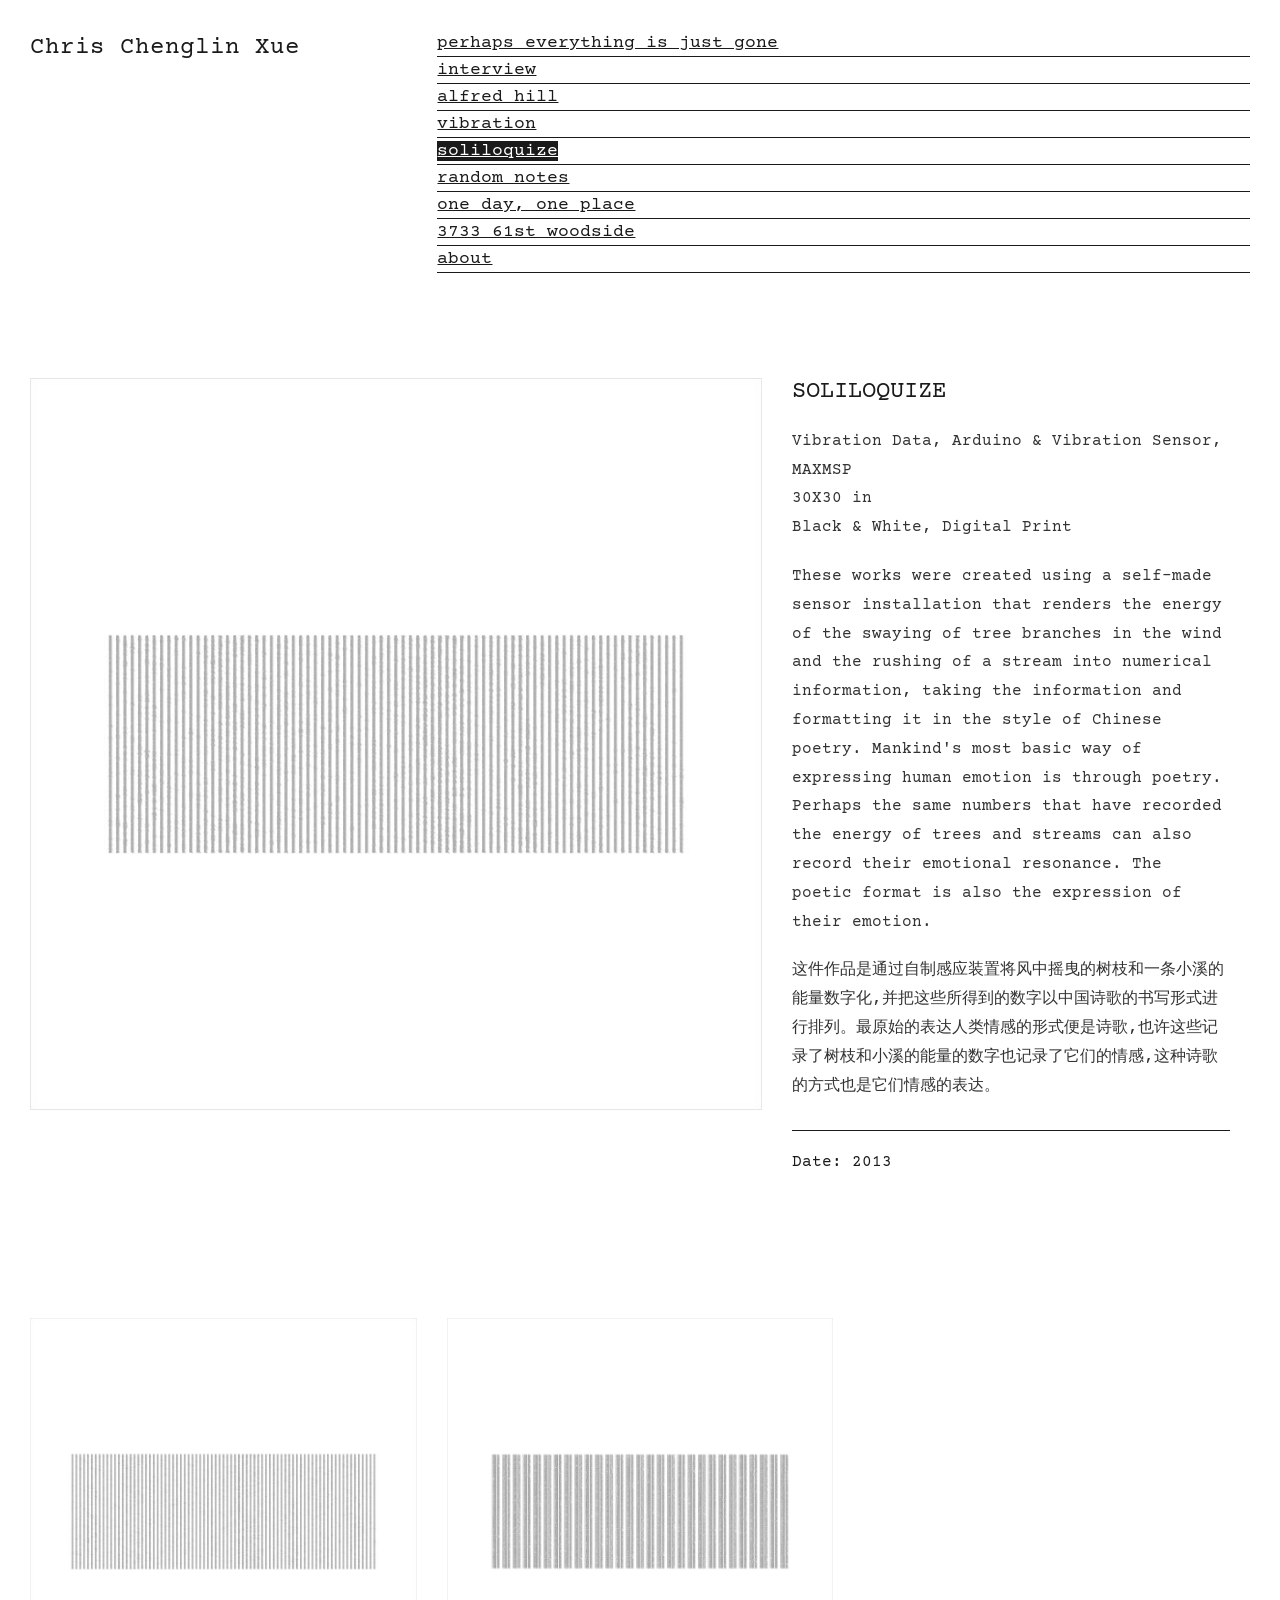
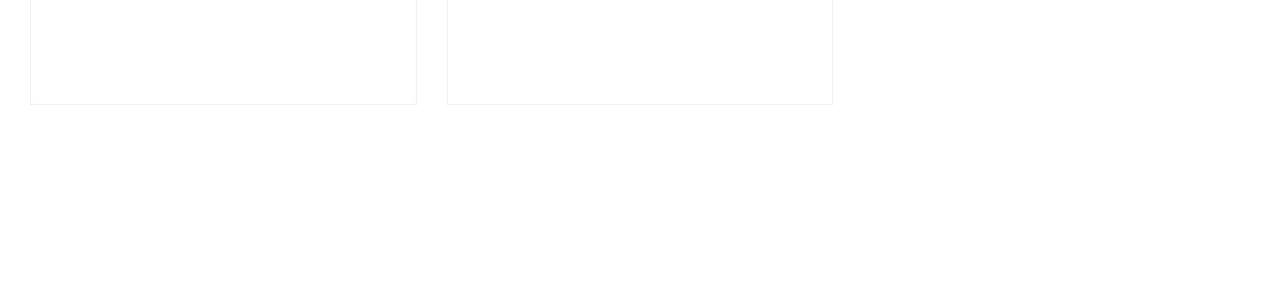
<file: soliloquize.html>
<!DOCTYPE html>
<html lang="en">
<head>
    <meta charset="UTF-8">
    <link rel="icon" type="image/x-icon" href="/favicon.ico">
    <link rel="icon" type="image/svg+xml" href="/favicon.svg">
    <link rel="apple-touch-icon" href="/apple-touch-icon.png">
    <meta name="viewport" content="width=device-width, initial-scale=1.0">
    <title>SOLILOQUIZE - Chris Chenglin Xue</title>
    <link rel="preconnect" href="https://fonts.googleapis.com">
    <link rel="preconnect" href="https://fonts.gstatic.com" crossorigin>
    <link href="https://fonts.googleapis.com/css2?family=Special+Elite&display=swap" rel="stylesheet">
    <link rel="stylesheet" href="css/style.css">
    <link rel="stylesheet" href="css/work.css">
    <!-- SEO -->
    <meta name="description" content="SOLILOQUIZE — digital prints by Xue Chenglin. Natural energy of trees and streams rendered as Chinese poetry using Arduino sensors, 2013.">
    <meta name="author" content="Xue Chenglin">
    <link rel="canonical" href="https://xuechenglin.com/soliloquize.html">
    <meta property="og:type" content="website">
    <meta property="og:title" content="SOLILOQUIZE - Chris Chenglin Xue">
    <meta property="og:description" content="SOLILOQUIZE — digital prints by Xue Chenglin. Natural energy of trees and streams rendered as Chinese poetry using Arduino sensors, 2013.">
    <meta property="og:url" content="https://xuechenglin.com/soliloquize.html">
    <meta property="og:image" content="https://xuechenglin.com/images/works/soliloquize/cover.jpg">
    <meta property="og:site_name" content="Xue Chenglin">
    <meta name="twitter:card" content="summary_large_image">
    <meta name="twitter:title" content="SOLILOQUIZE - Chris Chenglin Xue">
    <meta name="twitter:description" content="SOLILOQUIZE — digital prints by Xue Chenglin. Natural energy of trees and streams rendered as Chinese poetry using Arduino sensors, 2013.">
    <meta name="twitter:image" content="https://xuechenglin.com/images/works/soliloquize/cover.jpg">
</head>
<body>
    <div id="page" class="site">
        <div id="header-container"></div>

        <main id="primary" class="site-main singlePost">
            <div class="content-container content-hero">
                <div class="left">
                    <a href="images/works/soliloquize/cover.jpg" target="_blank"><img src="images/works/soliloquize/cover.jpg" alt="Soliloquize"></a>
                </div>
                <div class="right">
                    <h1>SOLILOQUIZE</h1>
                    <p>Vibration Data, Arduino & Vibration Sensor, MAXMSP<br>30X30 in<br>Black & White, Digital Print</p>
                    <p>These works were created using a self-made sensor installation that renders the energy of the swaying of tree branches in the wind and the rushing of a stream into numerical information, taking the information and formatting it in the style of Chinese poetry. Mankind's most basic way of expressing human emotion is through poetry. Perhaps the same numbers that have recorded the energy of trees and streams can also record their emotional resonance. The poetic format is also the expression of their emotion.</p>
                    <p class="work-description-cn">这件作品是通过自制感应装置将风中摇曳的树枝和一条小溪的能量数字化,并把这些所得到的数字以中国诗歌的书写形式进行排列。最原始的表达人类情感的形式便是诗歌,也许这些记录了树枝和小溪的能量的数字也记录了它们的情感,这种诗歌的方式也是它们情感的表达。</p>
                    <div class="date">Date: 2013</div>
                </div>
            </div>

            <div class="content-container image-container">
                <a href="images/works/soliloquize/cover.jpg" target="_blank"><img src="images/works/soliloquize/cover.jpg" alt="Work image 1"></a>
                <a href="images/works/soliloquize/02.jpg" target="_blank"><img src="images/works/soliloquize/02.jpg" alt="Work image 2"></a>
            </div>
        </main>
    </div>

    <script src="js/header.js"></script>
</body>
</html>
</file>
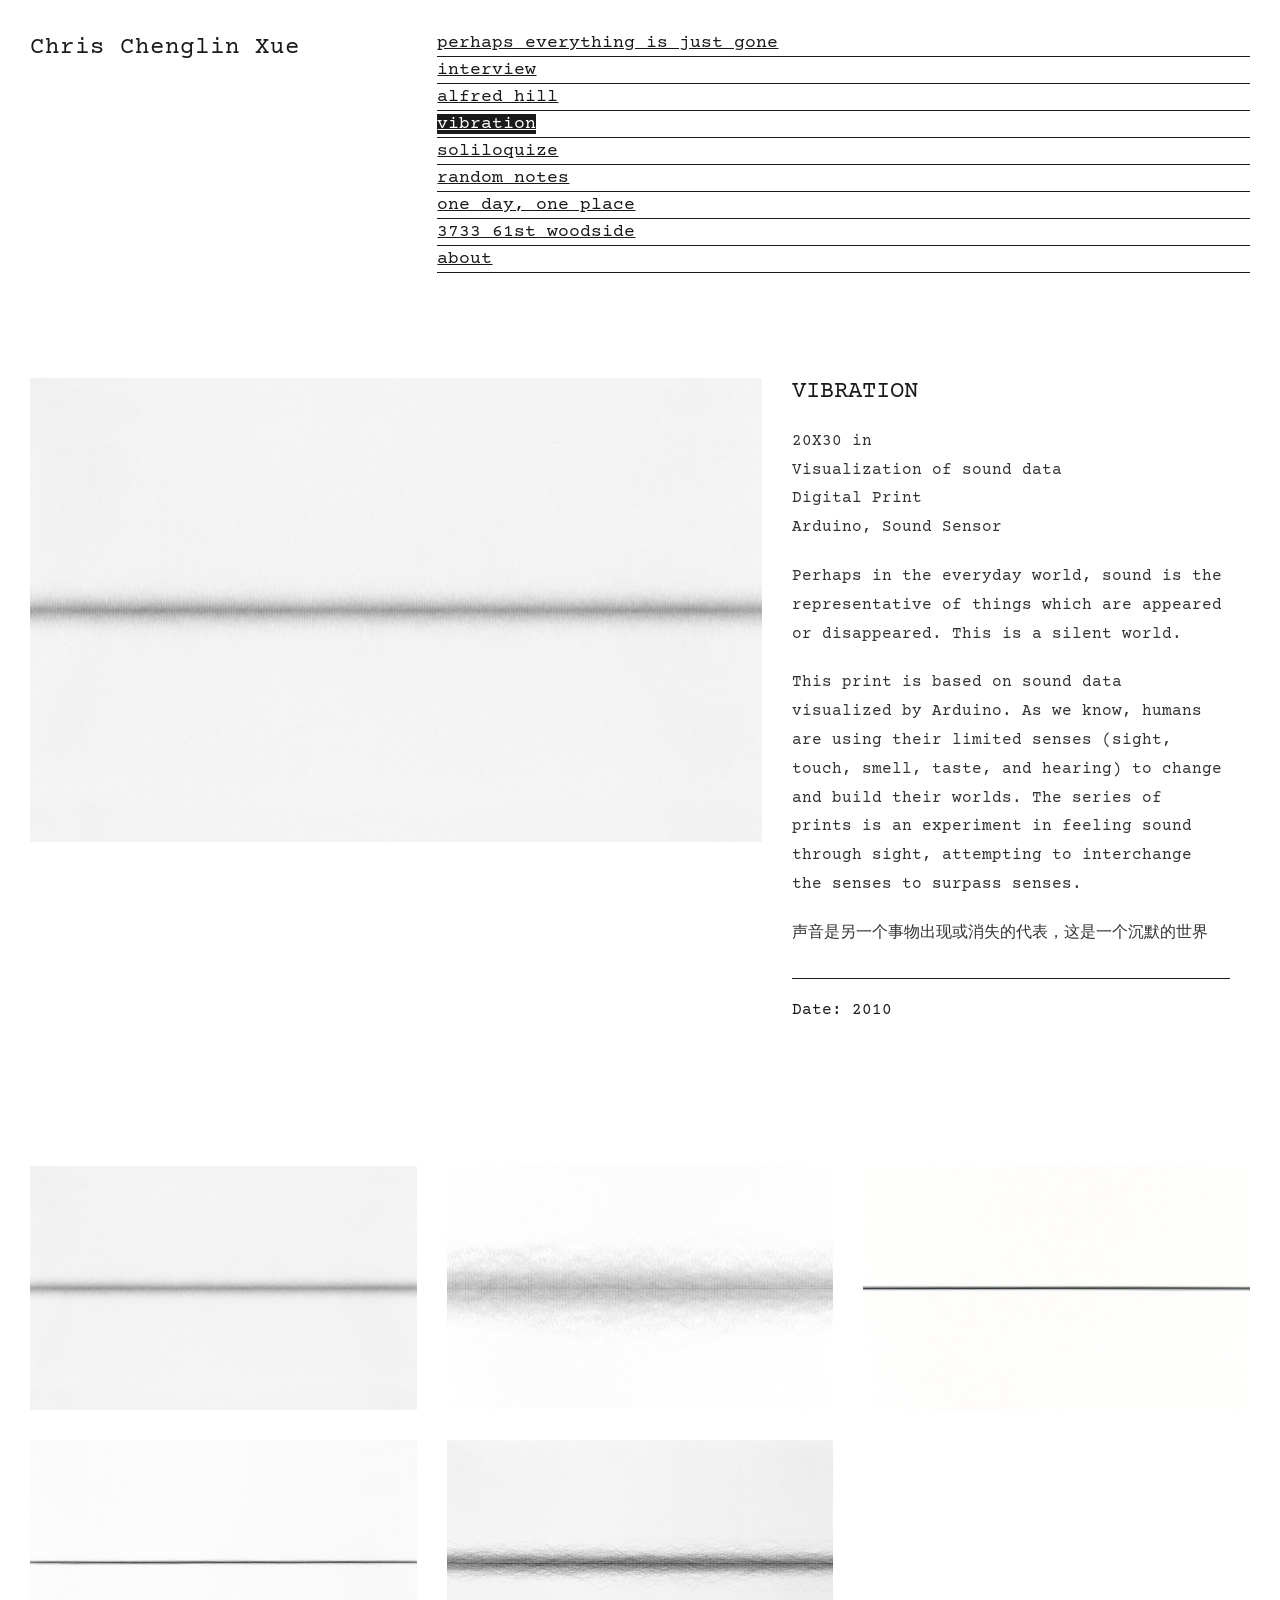
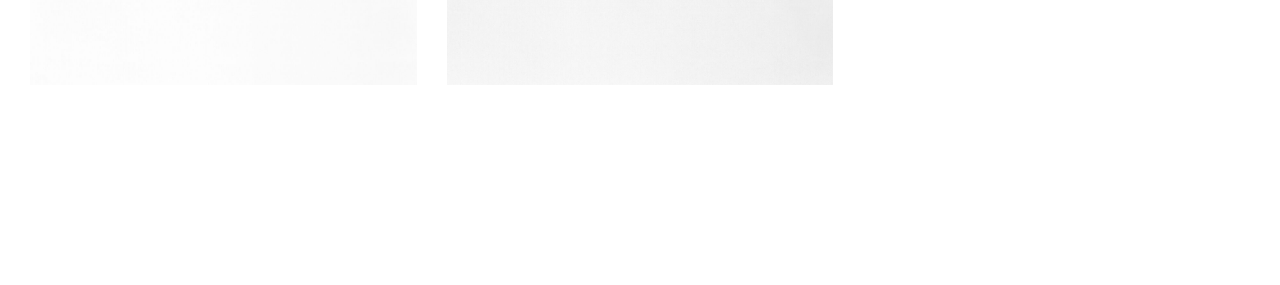
<file: vibration.html>
<!DOCTYPE html>
<html lang="en">
<head>
    <meta charset="UTF-8">
    <link rel="icon" type="image/x-icon" href="/favicon.ico">
    <link rel="icon" type="image/svg+xml" href="/favicon.svg">
    <link rel="apple-touch-icon" href="/apple-touch-icon.png">
    <meta name="viewport" content="width=device-width, initial-scale=1.0">
    <title>VIBRATION - Chris Chenglin Xue</title>
    <link rel="preconnect" href="https://fonts.googleapis.com">
    <link rel="preconnect" href="https://fonts.gstatic.com" crossorigin>
    <link href="https://fonts.googleapis.com/css2?family=Special+Elite&display=swap" rel="stylesheet">
    <link rel="stylesheet" href="css/style.css">
    <link rel="stylesheet" href="css/work.css">
    <!-- SEO -->
    <meta name="description" content="VIBRATION — sound data visualization by Xue Chenglin. Digital prints created from Arduino sound sensor data, 2010.">
    <meta name="author" content="Xue Chenglin">
    <link rel="canonical" href="https://xuechenglin.com/vibration.html">
    <meta property="og:type" content="website">
    <meta property="og:title" content="VIBRATION - Chris Chenglin Xue">
    <meta property="og:description" content="VIBRATION — sound data visualization by Xue Chenglin. Digital prints created from Arduino sound sensor data, 2010.">
    <meta property="og:url" content="https://xuechenglin.com/vibration.html">
    <meta property="og:image" content="https://xuechenglin.com/images/works/vibration/cover.jpg">
    <meta property="og:site_name" content="Xue Chenglin">
    <meta name="twitter:card" content="summary_large_image">
    <meta name="twitter:title" content="VIBRATION - Chris Chenglin Xue">
    <meta name="twitter:description" content="VIBRATION — sound data visualization by Xue Chenglin. Digital prints created from Arduino sound sensor data, 2010.">
    <meta name="twitter:image" content="https://xuechenglin.com/images/works/vibration/cover.jpg">
</head>
<body>
    <div id="page" class="site">
        <div id="header-container"></div>

        <main id="primary" class="site-main singlePost">
            <div class="content-container content-hero">
                <div class="left">
                    <a href="images/works/vibration/cover.jpg" target="_blank"><img src="images/works/vibration/cover.jpg" alt="Vibration"></a>
                </div>
                <div class="right">
                    <h1>VIBRATION</h1>
                    <p>20X30 in<br>Visualization of sound data<br>Digital Print<br>Arduino, Sound Sensor</p>
                    <p>Perhaps in the everyday world, sound is the representative of things which are appeared or disappeared. This is a silent world.</p>
                    <p>This print is based on sound data visualized by Arduino. As we know, humans are using their limited senses (sight, touch, smell, taste, and hearing) to change and build their worlds. The series of prints is an experiment in feeling sound through sight, attempting to interchange the senses to surpass senses.</p>
                    <p class="work-description-cn">声音是另一个事物出现或消失的代表，这是一个沉默的世界</p>
                    <div class="date">Date: 2010</div>
                </div>
            </div>

            <div class="content-container image-container">
                <a href="images/works/vibration/01.jpg" target="_blank"><img src="images/works/vibration/01.jpg" alt="Work image 1"></a>
                <a href="images/works/vibration/02.jpg" target="_blank"><img src="images/works/vibration/02.jpg" alt="Work image 2"></a>
                <a href="images/works/vibration/03.jpg" target="_blank"><img src="images/works/vibration/03.jpg" alt="Work image 3"></a>
                <a href="images/works/vibration/04.jpg" target="_blank"><img src="images/works/vibration/04.jpg" alt="Work image 4"></a>
                <a href="images/works/vibration/05.jpg" target="_blank"><img src="images/works/vibration/05.jpg" alt="Work image 5"></a>
            </div>
        </main>
    </div>

    <script src="js/header.js"></script>
</body>
</html>
</file>
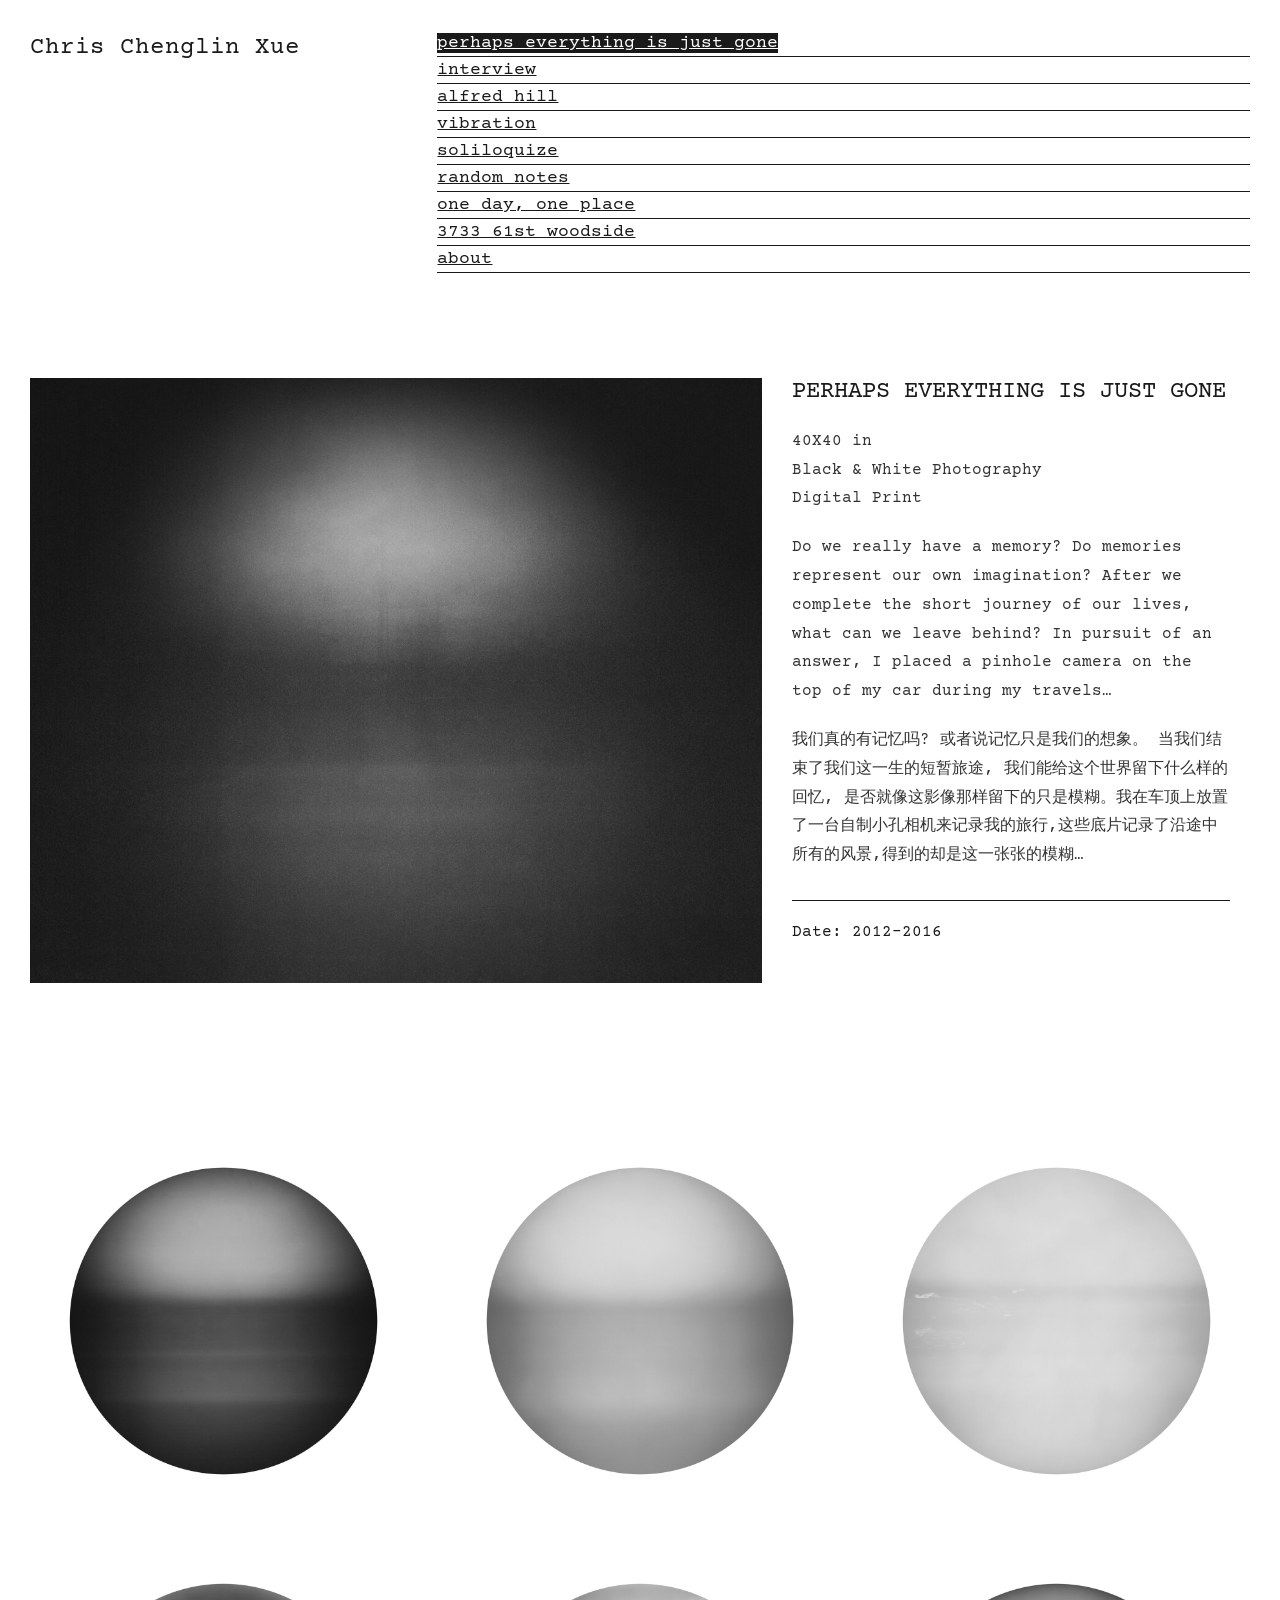
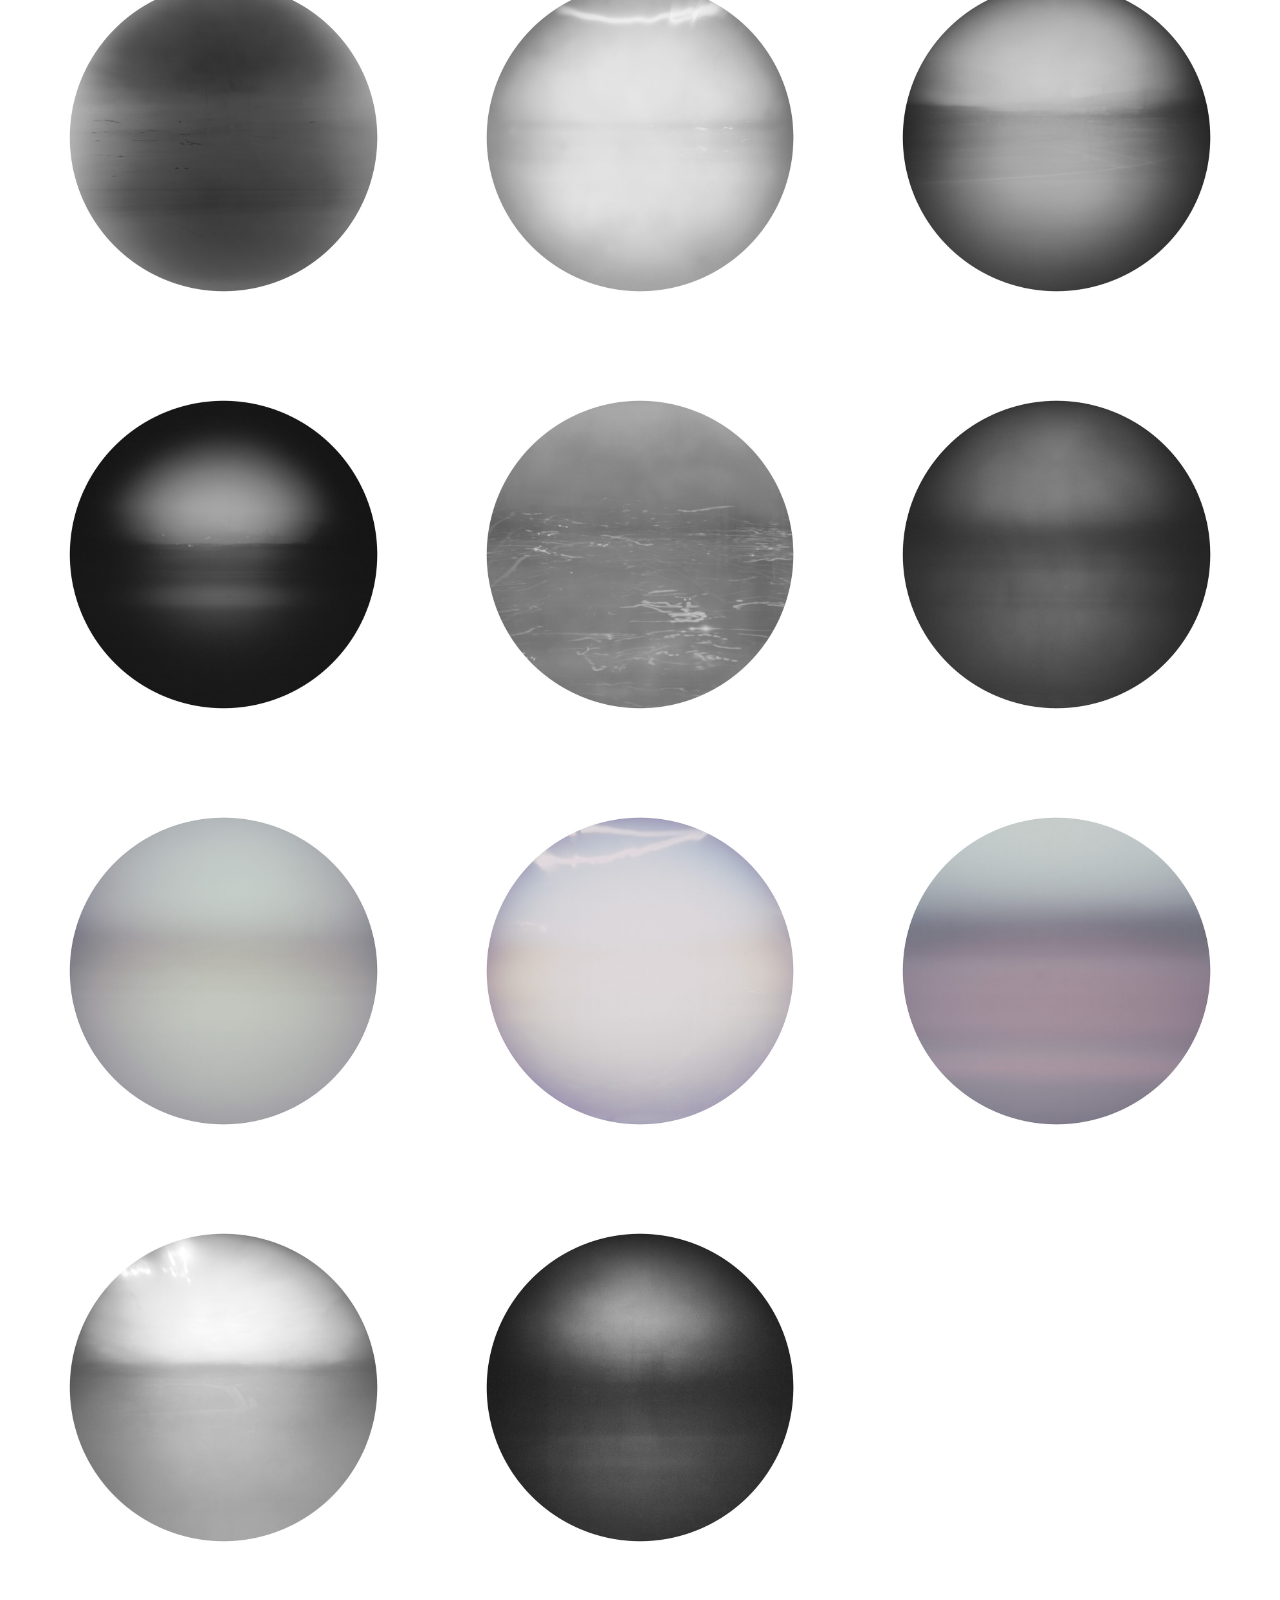
<file: work.html>
<!DOCTYPE html>
<html lang="en">
<head>
    <meta charset="UTF-8">
    <link rel="icon" type="image/x-icon" href="/favicon.ico">
    <link rel="icon" type="image/svg+xml" href="/favicon.svg">
    <link rel="apple-touch-icon" href="/apple-touch-icon.png">
    <meta name="viewport" content="width=device-width, initial-scale=1.0">
    <title>PERHAPS EVERYTHING IS JUST GONE - Chris Chenglin Xue</title>
    <link rel="preconnect" href="https://fonts.googleapis.com">
    <link rel="preconnect" href="https://fonts.gstatic.com" crossorigin>
    <link href="https://fonts.googleapis.com/css2?family=Special+Elite&display=swap" rel="stylesheet">
    <link rel="stylesheet" href="css/style.css">
    <link rel="stylesheet" href="css/work.css">
    <!-- SEO -->
    <meta name="description" content="PERHAPS EVERYTHING IS JUST GONE — black and white pinhole photography by Xue Chenglin. 40×40 in digital prints, 2012–2016.">
    <meta name="author" content="Xue Chenglin">
    <link rel="canonical" href="https://xuechenglin.com/work.html">
    <meta property="og:type" content="website">
    <meta property="og:title" content="PERHAPS EVERYTHING IS JUST GONE - Chris Chenglin Xue">
    <meta property="og:description" content="PERHAPS EVERYTHING IS JUST GONE — black and white pinhole photography by Xue Chenglin. 40×40 in digital prints, 2012–2016.">
    <meta property="og:url" content="https://xuechenglin.com/work.html">
    <meta property="og:image" content="https://xuechenglin.com/images/works/perhaps-everything/cover.jpg">
    <meta property="og:site_name" content="Xue Chenglin">
    <meta name="twitter:card" content="summary_large_image">
    <meta name="twitter:title" content="PERHAPS EVERYTHING IS JUST GONE - Chris Chenglin Xue">
    <meta name="twitter:description" content="PERHAPS EVERYTHING IS JUST GONE — black and white pinhole photography by Xue Chenglin. 40×40 in digital prints, 2012–2016.">
    <meta name="twitter:image" content="https://xuechenglin.com/images/works/perhaps-everything/cover.jpg">
</head>
<body>
    <div id="page" class="site">
        <div id="header-container"></div>

        <main id="primary" class="site-main singlePost">
            <!-- 主内容区：图片和描述 -->
            <div class="content-container content-hero">
                <div class="left">
                    <a href="images/works/perhaps-everything/cover.jpg" target="_blank"><img src="images/works/perhaps-everything/cover.jpg" alt="PERHAPS EVERYTHING IS JUST GONE"></a>
                </div>
                <div class="right">
                    <h1>PERHAPS EVERYTHING IS JUST GONE</h1>
                    <p>40X40 in<br>Black & White Photography<br>Digital Print</p>
                    <p>Do we really have a memory? Do memories represent our own imagination? After we complete the short journey of our lives, what can we leave behind? In pursuit of an answer, I placed a pinhole camera on the top of my car during my travels…</p>
                    <p class="work-description-cn">我们真的有记忆吗? 或者说记忆只是我们的想象。 当我们结束了我们这一生的短暂旅途, 我们能给这个世界留下什么样的回忆, 是否就像这影像那样留下的只是模糊。我在车顶上放置了一台自制小孔相机来记录我的旅行,这些底片记录了沿途中所有的风景,得到的却是这一张张的模糊…</p>
                    <div class="date">Date: 2012-2016</div>
                </div>
            </div>

            <!-- 图片网格 -->
            <div class="content-container image-container">
                <a href="images/works/perhaps-everything/01.jpg" target="_blank"><img src="images/works/perhaps-everything/01.jpg" alt="Work image 1"></a>
                <a href="images/works/perhaps-everything/02.jpg" target="_blank"><img src="images/works/perhaps-everything/02.jpg" alt="Work image 2"></a>
                <a href="images/works/perhaps-everything/03.jpg" target="_blank"><img src="images/works/perhaps-everything/03.jpg" alt="Work image 3"></a>
                <a href="images/works/perhaps-everything/04.jpg" target="_blank"><img src="images/works/perhaps-everything/04.jpg" alt="Work image 4"></a>
                <a href="images/works/perhaps-everything/05.jpg" target="_blank"><img src="images/works/perhaps-everything/05.jpg" alt="Work image 5"></a>
                <a href="images/works/perhaps-everything/06.jpg" target="_blank"><img src="images/works/perhaps-everything/06.jpg" alt="Work image 6"></a>
                <a href="images/works/perhaps-everything/07.jpg" target="_blank"><img src="images/works/perhaps-everything/07.jpg" alt="Work image 7"></a>
                <a href="images/works/perhaps-everything/08.jpg" target="_blank"><img src="images/works/perhaps-everything/08.jpg" alt="Work image 8"></a>
                <a href="images/works/perhaps-everything/09.jpg" target="_blank"><img src="images/works/perhaps-everything/09.jpg" alt="Work image 9"></a>
                <a href="images/works/perhaps-everything/10.jpg" target="_blank"><img src="images/works/perhaps-everything/10.jpg" alt="Work image 10"></a>
                <a href="images/works/perhaps-everything/11.jpg" target="_blank"><img src="images/works/perhaps-everything/11.jpg" alt="Work image 11"></a>
                <a href="images/works/perhaps-everything/12.jpg" target="_blank"><img src="images/works/perhaps-everything/12.jpg" alt="Work image 12"></a>
                <a href="images/works/perhaps-everything/13.jpg" target="_blank"><img src="images/works/perhaps-everything/13.jpg" alt="Work image 13"></a>
                <a href="images/works/perhaps-everything/14.jpg" target="_blank"><img src="images/works/perhaps-everything/14.jpg" alt="Work image 14"></a>
            </div>
        </main>
    </div>

    <script src="js/header.js"></script>
</body>
</html>
</file>
<file: css/style.css>
/* 字体 */
@import url('https://fonts.googleapis.com/css2?family=Courier+Prime:ital,wght@0,400;0,700;1,400;1,700&display=swap');

/* 基础样式重置 */
*,
*::before,
*::after {
    box-sizing: inherit;
}

html {
    box-sizing: border-box;
    -webkit-text-size-adjust 100%;
    line-height: 1.15;
}

body {
    width: 100%;
    margin: 0;
    background-color: #fff;
    color: #1a1a1a;
    font-family: 'Courier Prime', 'Courier New', Courier, monospace;
    font-size: 18px;
    line-height: 1.5;
}

main {
    display: block;
    color: #1a1a1a;
    background-color: #fff;
    position: relative;
    top: 60px;
    padding-bottom: 140px;
}

h1, .date {
    color: #1a1a1a;
    margin: 0;
    font-size: 18px;
    font-weight: 300;
    line-height: 22px;
}

a, a:visited, a:hover, a:focus, a:active {
    color: #1a1a1a;
}

a {
    background-color: transparent;
}

a:hover {
    outline: 0;
}

p {
    color: #1a1a1a;
    margin-top: 0;
    margin-bottom: 25px;
    font-size: 18px;
    font-weight: 300;
    line-height: 22px;
}

img {
    border-style: none;
    max-width: 100%;
    height: auto;
}

ul {
    list-style: outside;
    margin: 0 0 1.5em 3em;
}

/* 头部样式 */
header,
.site-header {
    padding: 30px;
    display: flex !important;
    min-height: 80px;
    background-color: #fff;
    border-bottom: none;
    visibility: visible !important;
    opacity: 1 !important;
    position: relative;
}

.container {
    justify-content: space-between;
    align-items: center;
    display: flex;
    width: 100%;
}

.site-branding {
    flex: 0 0 33.3%;
    gap: 2px;
    height: 100%;
    display: flex;
}

.site-title {
    font-size: 24px;
    font-weight: 500;
    color: #1a1a1a;
    text-decoration: none;
    letter-spacing: 1px;
}

.site-title:hover {
    opacity: 0.7;
}

.site-branding img {
    width: 100%;
    max-width: 70px;
}

#toggleLight {
    cursor: pointer;
}

/* 导航右侧 */
.nav-right {
    flex: 0 0 66.6%;
    position: relative;
}

/* 筛选菜单 - 原网站使用form和radio按钮 */
.searchandfilter ul {
    list-style: none;
    margin: 0;
    padding: 0;
}

.searchandfilter ul li {
    color: #1a1a1a;
    cursor: pointer;
    padding: 0;
    font-size: 18px;
    font-weight: 300;
    line-height: 26px;
}

.searchandfilter ul li li {
    cursor: pointer;
    border-bottom: 1px solid #1a1a1a;
    padding: 0;
}

.searchandfilter ul li li:hover {
    color: #1a1a1a;
    border-bottom: 1px solid #1a1a1a;
}

.searchandfilter ul li li label {
    cursor: pointer;
    padding: 4px 0;
    padding-left: 0 !important;
}

.searchandfilter ul li li input {
    display: none;
}

.sf-level-0 {
    transition: background-color 0.3s;
    padding: 6px 0;
}

.sf-level-0:hover {
    background-color: #1a1a1a;
    color: #fff;
}

.sf-level-0:hover label,
.sf-level-0:hover .nav-link {
    color: #fff;
}

/* 其他菜单 */
.other-menu {
    flex-direction: row;
    justify-content: space-between;
    width: 100%;
    margin-top: 15px;
    display: flex !important;
    position: relative;
    top: auto;
    visibility: visible !important;
    opacity: 1 !important;
}

.other-menu .search,
.other-menu .about {
    color: #1a1a1a;
    font-size: 18px;
    font-weight: 300;
    line-height: 22px;
}

.other-menu .search:hover,
.other-menu .about:hover {
    color: #1a1a1a;
    cursor: pointer;
}

/* 搜索框 */
.sf-field-search {
    opacity: 0;
    z-index: -1;
    height: 0;
    transition: height 0.5s, opacity 0.5s;
    position: relative;
    top: 60px;
}

.sf-field-search.visible {
    opacity: 1;
    z-index: 1;
    height: auto;
}

.sf-field-search label {
    width: 100%;
    height: 100%;
}

.sf-field-search label input {
    color: #1a1a1a;
    background: transparent;
    border: none;
    width: 100%;
    height: 100%;
    font-size: 160px;
    font-weight: 300;
}

.sf-field-search label input:focus {
    outline: none;
}

.sf-field-search label input::placeholder {
    color: #1a1a1a;
}

/* 关于页面 */
.about-box {
    color: #1a1a1a;
    background-color: #fff;
    width: 100%;
    height: 100%;
    font-size: 18px;
    line-height: 22px;
    position: relative;
}

.about-box-content {
    gap: 50px;
    margin-top: 80px;
    display: flex;
}

.about-left,
.about-right {
    flex: 0 0 50%;
}

.hidden {
    opacity: 0;
    transition: opacity 0.5s;
    display: none;
}

.visible {
    opacity: 1;
    display: block;
}

/* 作品网格 */
.submissionsLoop {
    grid-template-columns: 1fr 1fr 1fr;
    gap: 50px 20px;
    padding: 60px 20px;
    display: grid;
}

/* 作品卡片 */
.card {
    transition: transform 0.5s;
}

.card a {
    color: #1a1a1a;
    font-size: 18px;
    line-height: 22px;
    text-decoration: none;
}

.card-image {
    height: 340px;
    overflow: hidden;
}

.card-image img {
    object-fit: cover;
    width: 100%;
    height: 340px;
    transition: transform 0.5s;
    overflow: hidden;
}

.card:hover .card-image img {
    transform: scale(1.1);
}

.card-content {
    margin-top: 15px;
}

.card-content h1 {
    color: #1a1a1a;
    font-size: 18px;
    font-weight: 300;
    line-height: 22px;
    transition: transform 0.5s;
}

.card:hover .card-content h1 {
    transition: transform 0.5s;
    color: #1a1a1a !important;
}

/* 汉堡按钮 */
.menu-toggle {
    display: none;
    background: none;
    border: none;
    font-size: 24px;
    cursor: pointer;
    color: #1a1a1a;
    padding: 0;
    font-family: inherit;
    line-height: 1;
}

/* 响应式设计 */
@media (max-width: 1100px) {
    .sf-field-search label input {
        font-size: 100px;
    }
}

@media (max-width: 768px) {
    header,
    .site-header {
        padding-right: 20px;
    }

    .container {
        flex-direction: row;
        align-items: center;
        justify-content: space-between;
    }

    .site-branding {
        flex: 1;
    }

    .menu-toggle {
        display: block;
        flex-shrink: 0;
    }

    .nav-right {
        display: none;
        position: absolute;
        top: 100%;
        left: 0;
        right: 0;
        background: #fff;
        padding: 0 30px 20px;
        z-index: 100;
    }

    .nav-right.open {
        display: block;
    }

    .sf-field-search label input {
        font-size: 60px;
    }

    .submissionsLoop {
        grid-template-columns: 1fr 1fr;
    }

    .about-box-content {
        flex-direction: column;
        gap: 0;
    }
}

@media (max-width: 600px) {
    header {
        padding: 20px;
    }

    main {
        top: 0;
    }

    .submissionsLoop {
        grid-template-columns: 1fr;
        padding-top: 30px;
    }
}
</file>
<file: css/work.css>
/* 作品详情页样式 - 仿照visuelle.co.uk */

/* 作品详情页的header样式 */
.singlePost .other-menu {
    position: relative !important;
    top: auto !important;
    margin-top: 15px !important;
    display: flex !important;
    visibility: visible !important;
    opacity: 1 !important;
}

/* 详情页筛选菜单样式 */
.singlePost .searchandfilter {
    width: 100%;
    visibility: visible !important;
    opacity: 1 !important;
    display: block !important;
}

.singlePost .searchandfilter ul {
    margin: 0;
    padding: 0;
    list-style: none;
}

.singlePost .searchandfilter ul li {
    list-style: none;
}

.singlePost .searchandfilter ul li ul {
    display: flex;
    flex-wrap: wrap;
    gap: 20px;
}

.singlePost .searchandfilter ul li ul li {
    font-size: 18px;
    font-weight: 300;
    line-height: 22px;
}

.singlePost .searchandfilter ul li ul li a {
    color: #1a1a1a;
    text-decoration: none;
    padding: 1px 0 2px;
    border-bottom: 1px solid #1a1a1a;
    transition: all 0.3s;
}

.singlePost .searchandfilter ul li ul li a:hover {
    background-color: #1a1a1a;
    color: #fff;
}

/* 导航链接active状态 */
.nav-link.active {
    background-color: #1a1a1a;
    color: #fff;
}

/* About链接样式 */
.about-link {
    color: #1a1a1a;
    font-size: 18px;
    font-weight: 300;
    line-height: 22px;
    text-decoration: none;
    padding: 1px 0 2px;
    border-bottom: 1px solid #1a1a1a;
    transition: all 0.3s;
}

.about-link:hover {
    background-color: #1a1a1a;
    color: #fff;
}

.singlePost .nav-right {
    display: flex !important;
    flex-direction: column !important;
}

.singlePost header,
.singlePost .site-header {
    display: flex;
}

/* 内容容器 */
.content-container {
    padding: 15px 30px 60px;
}

/* 顶部区域 - 标题和日期 */
.single-top {
    display: flex;
}

.single-top .left {
    flex: 0 0 33.33%;
}

.single-top .right {
    flex: 0 0 66.66%;
}

/* 内容主区域 */
.content-hero {
    display: flex;
}

.content-hero .right {
    flex: 0 0 40%;
    padding: 0 20px 0 30px;
}

.content-hero .right h1 {
    font-size: 24px;
    font-weight: 300;
    line-height: 1.2;
    margin-bottom: 20px;
    color: #1a1a1a;
}

.content-hero .left {
    flex: 0 0 60%;
}

/* 日期样式 */
.date {
    color: #1a1a1a;
    font-size: 16px;
    font-weight: 300;
    line-height: 22px;
    margin-top: 30px;
    padding-top: 20px;
    border-top: 1px solid #1a1a1a;
}

/* 图片网格 */
.image-container {
    grid-template-columns: 1fr 1fr 1fr;
    gap: 30px;
    display: grid;
    padding-top: 85px;
}

/* 标题样式 */
.single-top h1 {
    font-size: 36px;
    font-weight: 300;
    line-height: 1.2;
    margin-bottom: 0;
    color: #1a1a1a;
}

/* 描述文字 */
.content-hero .right p {
    color: #333;
    font-size: 16px;
    font-weight: 300;
    line-height: 1.8;
    margin-bottom: 20px;
}

/* 按钮容器 */
.button-container {
    margin: 40px 0;
    display: block;
}

/* 按钮样式 */
a.button {
    color: #1a1a1a;
    border: 1px solid #878b89;
    border-radius: 30px;
    padding: 8px 40px;
    font-size: 16px;
    font-weight: 300;
    text-decoration: none;
    transition: all 0.3s;
    display: inline-block;
}

a.button:hover {
    background-color: #1a1a1a;
    color: #fff !important;
}

/* 图片样式 */
.image-container img {
    width: 100%;
    height: auto;
    display: block;
}

.content-hero .left img {
    width: 100%;
    height: auto;
    display: block;
}

/* 返回链接 */
.back-link {
    color: #1a1a1a;
    font-size: 16px;
    font-weight: 300;
    text-decoration: none;
    transition: opacity 0.3s ease;
}

.back-link:hover {
    opacity: 0.7;
}

/* About页面样式 */
.about-page-content {
    margin-left: 33.33%;
    max-width: 800px;
    padding: 80px 30px 80px 0;
}

.about-section {
    margin-bottom: 50px;
}

.about-section h2 {
    font-size: 36px;
    font-weight: 300;
    margin-bottom: 10px;
    color: #1a1a1a;
}

.about-section h3 {
    font-size: 24px;
    font-weight: 300;
    margin-bottom: 20px;
    color: #1a1a1a;
    border-bottom: 1px solid #1a1a1a;
    padding-bottom: 10px;
}

.about-section p {
    font-size: 18px;
    font-weight: 300;
    line-height: 1.8;
    margin-bottom: 15px;
}

.about-section ul {
    list-style: none;
    margin: 0;
    padding: 0;
}

.about-section ul li {
    font-size: 18px;
    font-weight: 300;
    line-height: 1.8;
    margin-bottom: 10px;
    padding-left: 20px;
    position: relative;
}

.about-section ul li::before {
    content: "•";
    position: absolute;
    left: 0;
    color: #1a1a1a;
}

.work-item {
    margin-bottom: 20px;
}

.work-item p {
    margin-bottom: 5px;
}

.about-page-content a {
    color: #1a1a1a;
    text-decoration: none;
    border-bottom: 1px solid #1a1a1a;
    transition: all 0.3s;
}

.about-page-content a:hover {
    background-color: #1a1a1a;
    color: #fff;
}

/* 响应式设计 */
@media (max-width: 768px) {
    .content-hero {
        flex-direction: column;
    }

    .content-hero .right {
        padding: 30px 0 0;
    }

    .image-container {
        grid-template-columns: 1fr 1fr;
    }

    .about-page-content {
        flex-direction: column;
        gap: 0;
        margin-left: 0;
        max-width: 100%;
    }
}

@media (max-width: 600px) {
    .content-container {
        padding: 15px;
    }

    .single-top .left {
        flex: 0 0 66.66%;
    }

    .single-top .right {
        flex: 0 0 33.33%;
    }

    .single-top h1 {
        font-size: 28px;
    }

    .image-container {
        grid-template-columns: 1fr;
    }
}
</file>
